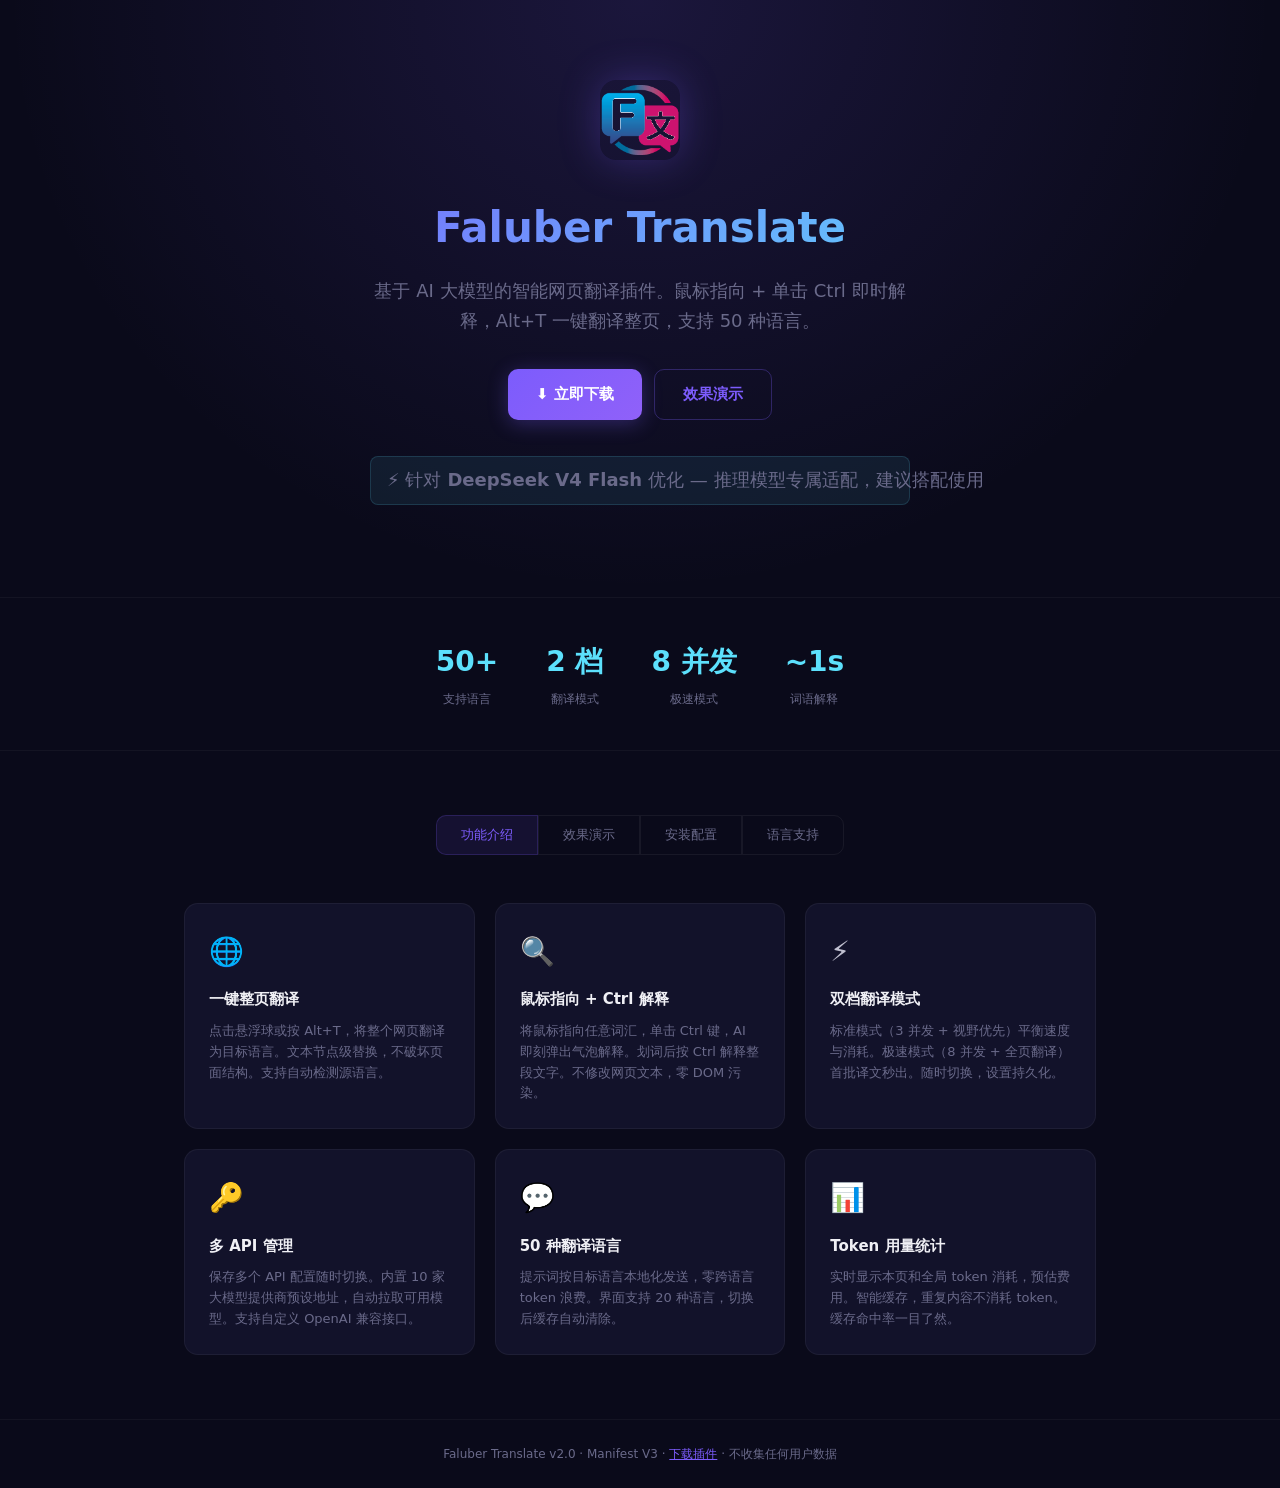
<file: website/index.html>
<!DOCTYPE html>
<html lang="zh-CN">
<head>
<meta charset="UTF-8">
<meta name="viewport" content="width=device-width, initial-scale=1.0">
<title>Faluber Translate — AI 智能网页翻译插件</title>
<style>
  *{margin:0;padding:0;box-sizing:border-box}
  :root{--purple:#7c5cfc;--cyan:#5ce0fc;--green:#4ade80;--red:#f87171;--bg:#0a0a1a;--card:#12122a;--text:#c0c0d0;--heading:#f0f0f5;--muted:#6a6a8a}
  body{font-family:system-ui,'PingFang SC','Microsoft YaHei',sans-serif;background:var(--bg);color:var(--text);line-height:1.7}
  .container{max-width:960px;margin:0 auto;padding:0 24px}

  /* Hero */
  .hero{padding:80px 0 60px;text-align:center;background:radial-gradient(ellipse at 50% 0%,rgba(124,92,252,0.15),transparent 70%)}
  .hero-logo{width:80px;height:80px;border-radius:16px;margin-bottom:24px;box-shadow:0 0 40px rgba(124,92,252,0.3)}
  .hero h1{font-size:42px;font-weight:800;background:linear-gradient(135deg,var(--purple),var(--cyan));-webkit-background-clip:text;-webkit-text-fill-color:transparent;margin-bottom:12px}
  .hero p{font-size:18px;color:var(--muted);max-width:540px;margin:0 auto 32px}
  .btn{display:inline-flex;align-items:center;gap:8px;padding:12px 28px;border-radius:10px;font-size:15px;font-weight:600;cursor:pointer;text-decoration:none;transition:all 0.2s}
  .btn-primary{background:linear-gradient(135deg,var(--purple),#9061f9);color:#fff;box-shadow:0 4px 20px rgba(124,92,252,0.3)}
  .btn-primary:hover{transform:translateY(-1px);box-shadow:0 6px 28px rgba(124,92,252,0.45)}
  .btn-outline{border:1px solid rgba(124,92,252,0.3);color:var(--purple);background:transparent}
  .btn-outline:hover{background:rgba(124,92,252,0.06)}
  .hero-actions{display:flex;gap:12px;justify-content:center;flex-wrap:wrap;margin-bottom:20px}
  .hero-badge{display:inline-flex;align-items:center;gap:6px;padding:8px 16px;border-radius:8px;background:rgba(92,224,252,0.08);border:1px solid rgba(92,224,252,0.15);color:var(--cyan);font-size:13px;font-weight:500;white-space:nowrap}

  /* Stats */
  .stats{display:flex;justify-content:center;gap:48px;padding:40px 0;border-top:1px solid rgba(255,255,255,0.04);border-bottom:1px solid rgba(255,255,255,0.04);margin-bottom:64px}
  .stat{text-align:center}
  .stat-num{font-size:28px;font-weight:700;color:var(--cyan)}
  .stat-label{font-size:12px;color:var(--muted);margin-top:4px}

  /* Tab Navigation */
  .tab-nav{display:flex;gap:0;justify-content:center;margin-bottom:48px;flex-wrap:wrap}
  .tab-btn{padding:10px 24px;border:1px solid rgba(255,255,255,0.06);background:transparent;color:var(--muted);cursor:pointer;font-size:13px;transition:all 0.2s;font-family:inherit}
  .tab-btn:first-child{border-radius:10px 0 0 10px}
  .tab-btn:last-child{border-radius:0 10px 10px 0}
  .tab-btn.active{background:rgba(124,92,252,0.1);color:var(--purple);border-color:rgba(124,92,252,0.2)}
  .tab-content{display:none}
  .tab-content.active{display:block}

  /* Sections */
  section{padding:0 0 64px}
  h2{font-size:28px;font-weight:700;color:var(--heading);margin-bottom:16px;text-align:center}
  .section-desc{color:var(--muted);max-width:600px;margin:0 auto 40px;text-align:center}

  /* Feature Grid */
  .features{display:grid;grid-template-columns:repeat(auto-fit,minmax(250px,1fr));gap:20px}
  .feature{background:var(--card);border:1px solid rgba(255,255,255,0.05);border-radius:14px;padding:24px;transition:border-color 0.2s}
  .feature:hover{border-color:rgba(124,92,252,0.2)}
  .feature-icon{font-size:28px;margin-bottom:12px}
  .feature h3{font-size:15px;font-weight:600;color:var(--heading);margin-bottom:8px}
  .feature p{font-size:13px;color:var(--muted);line-height:1.6}

  /* Browser Frame */
  .browser-frame{border-radius:12px;overflow:hidden;border:1px solid rgba(255,255,255,0.08);background:#14142a;box-shadow:0 16px 48px rgba(0,0,0,0.4);margin:0 auto;max-width:780px}
  .browser-bar{display:flex;align-items:center;gap:8px;padding:10px 14px;background:#1a1a36;border-bottom:1px solid rgba(255,255,255,0.05)}
  .browser-dot{width:10px;height:10px;border-radius:50%}
  .browser-dot.r{background:#f87171}.browser-dot.y{background:#facc15}.browser-dot.g{background:#4ade80}
  .browser-url{padding:4px 12px;border-radius:6px;background:rgba(255,255,255,0.04);font-size:11px;color:var(--muted);flex:1}
  .page-content{padding:24px;position:relative;overflow:hidden;min-height:160px}

  /* Popup Mockup */
  .popup-mock{width:320px;margin:0 auto;background:#0f0f1a;border:1px solid #2a2a48;border-radius:14px;overflow:hidden;box-shadow:0 16px 48px rgba(0,0,0,0.5)}
  .popup-header{display:flex;align-items:center;gap:10px;padding:14px 16px;border-bottom:1px solid rgba(255,255,255,0.04)}
  .popup-logo{width:28px;height:28px;border-radius:6px;background:linear-gradient(135deg,var(--purple),var(--cyan))}
  .popup-title{font-weight:700;background:linear-gradient(135deg,var(--purple),var(--cyan));-webkit-background-clip:text;-webkit-text-fill-color:transparent}
  .popup-section{padding:14px 16px;border-bottom:1px solid rgba(255,255,255,0.04)}
  .popup-label{font-size:10px;color:#606078;text-transform:uppercase;margin-bottom:4px}
  .popup-input{width:100%;padding:7px 10px;background:#12122a;border:1px solid #2a2a48;border-radius:8px;color:#f0f0f5;font-size:11px;font-family:monospace;outline:none}
  .popup-select{width:100%;padding:7px 10px;background:#12122a;border:1px solid #2a2a48;border-radius:8px;color:#f0f0f5;font-size:11px;appearance:none}
  .popup-btn{padding:6px 14px;border:none;border-radius:8px;font-weight:600;font-size:11px;cursor:pointer}
  .popup-btn.primary{background:rgba(124,92,252,0.12);color:var(--purple)}
  .popup-btn.success{background:rgba(74,222,128,0.12);color:var(--green)}
  .popup-footer{display:flex;justify-content:space-between;padding:10px 16px;font-size:10px;color:#606078}
  .popup-footer select{background:transparent;border:1px solid #2a2a48;border-radius:4px;color:#9090a8;font-size:10px;padding:2px 4px}
  .popup-footer kbd{background:#12122a;padding:1px 4px;border-radius:3px;border:1px solid #2a2a48;font-size:9px;color:#9090a8}

  /* Steps */
  .steps{display:flex;flex-direction:column;gap:20px;max-width:600px;margin:0 auto}
  .step{display:flex;gap:16px;align-items:flex-start;background:var(--card);border:1px solid rgba(255,255,255,0.05);border-radius:14px;padding:20px 24px}
  .step-num{width:36px;height:36px;border-radius:50%;background:rgba(124,92,252,0.12);color:var(--purple);display:grid;place-items:center;font-weight:700;font-size:15px;flex-shrink:0}
  .step h4{font-size:14px;color:var(--heading);margin-bottom:4px}
  .step p{font-size:13px;color:var(--muted)}

  /* Lang tags */
  .lang-grid{display:flex;flex-wrap:wrap;gap:6px;justify-content:center}
  .lang-tag{padding:3px 10px;border-radius:5px;background:rgba(255,255,255,0.03);font-size:12px;color:var(--muted)}

  /* Highlight */
  .hl{background:rgba(124,92,252,0.15);border-radius:2px;padding:0 1px}
  @keyframes highlight-pulse{0%,100%{background:rgba(124,92,252,0.15)}50%{background:rgba(124,92,252,0.3)}}
  .cursor-word{animation:highlight-pulse 1.5s ease-in-out infinite;border-radius:2px;padding:0 2px}

  footer{padding:24px 0;text-align:center;font-size:12px;color:var(--muted);border-top:1px solid rgba(255,255,255,0.04)}
  @media(max-width:640px){.hero h1{font-size:28px}.hero p{font-size:15px}.stats{gap:24px}.stat-num{font-size:22px}}
</style>
</head>
<body>

<header class="hero">
  <div class="container">
    <img src="../icons/logo.png" alt="Faluber Translate" class="hero-logo">
    <h1>Faluber Translate</h1>
    <p>基于 AI 大模型的智能网页翻译插件。鼠标指向 + 单击 Ctrl 即时解释，Alt+T 一键翻译整页，支持 50 种语言。</p>
    <div class="hero-actions">
      <a href="../faluber-translate.zip" class="btn btn-primary" download>⬇ 立即下载</a>
      <a href="javascript:document.getElementById('demo').scrollIntoView({behavior:'smooth'})" class="btn btn-outline">效果演示</a>
    </div>
    <p class="hero-badge" style="margin-top:16px">⚡ 针对 <strong>DeepSeek V4 Flash</strong> 优化 — 推理模型专属适配，建议搭配使用</p>
  </div>
</header>

<div class="stats">
  <div class="stat"><div class="stat-num">50+</div><div class="stat-label">支持语言</div></div>
  <div class="stat"><div class="stat-num">2 档</div><div class="stat-label">翻译模式</div></div>
  <div class="stat"><div class="stat-num">8 并发</div><div class="stat-label">极速模式</div></div>
  <div class="stat"><div class="stat-num">~1s</div><div class="stat-label">词语解释</div></div>
</div>

<!-- Navigation Tabs -->
<div class="tab-nav" style="text-align:center">
  <button class="tab-btn active" onclick="switchTab('features')">功能介绍</button>
  <button class="tab-btn" onclick="switchTab('demo')" id="demo">效果演示</button>
  <button class="tab-btn" onclick="switchTab('setup')">安装配置</button>
  <button class="tab-btn" onclick="switchTab('languages')">语言支持</button>
</div>

<script>
function switchTab(id){
  document.querySelectorAll('.tab-btn').forEach(b=>b.classList.remove('active'));
  document.querySelectorAll('.tab-content').forEach(c=>c.classList.remove('active'));
  document.getElementById(id).classList.add('active');
  document.querySelector(`.tab-btn[onclick*="${id}"]`).classList.add('active');
}
</script>

<!-- ====== FEATURES TAB ====== -->
<div class="tab-content active" id="features">
<section>
  <div class="container">
    <div class="features">
      <div class="feature">
        <div class="feature-icon">🌐</div>
        <h3>一键整页翻译</h3>
        <p>点击悬浮球或按 Alt+T，将整个网页翻译为目标语言。文本节点级替换，不破坏页面结构。支持自动检测源语言。</p>
      </div>
      <div class="feature">
        <div class="feature-icon">🔍</div>
        <h3>鼠标指向 + Ctrl 解释</h3>
        <p>将鼠标指向任意词汇，单击 Ctrl 键，AI 即刻弹出气泡解释。划词后按 Ctrl 解释整段文字。不修改网页文本，零 DOM 污染。</p>
      </div>
      <div class="feature">
        <div class="feature-icon">⚡</div>
        <h3>双档翻译模式</h3>
        <p>标准模式（3 并发 + 视野优先）平衡速度与消耗。极速模式（8 并发 + 全页翻译）首批译文秒出。随时切换，设置持久化。</p>
      </div>
      <div class="feature">
        <div class="feature-icon">🔑</div>
        <h3>多 API 管理</h3>
        <p>保存多个 API 配置随时切换。内置 10 家大模型提供商预设地址，自动拉取可用模型。支持自定义 OpenAI 兼容接口。</p>
      </div>
      <div class="feature">
        <div class="feature-icon">💬</div>
        <h3>50 种翻译语言</h3>
        <p>提示词按目标语言本地化发送，零跨语言 token 浪费。界面支持 20 种语言，切换后缓存自动清除。</p>
      </div>
      <div class="feature">
        <div class="feature-icon">📊</div>
        <h3>Token 用量统计</h3>
        <p>实时显示本页和全局 token 消耗，预估费用。智能缓存，重复内容不消耗 token。缓存命中率一目了然。</p>
      </div>
    </div>
  </div>
</section>
</div>

<!-- ====== DEMO TAB ====== -->
<div class="tab-content" id="demo">

<!-- Demo 1: Page Translation -->
<section>
  <h2>整页翻译 + 悬浮球</h2>
  <p class="section-desc">点击右下角悬浮球的「翻译」按钮，或按 Alt+T，整页文本瞬间翻译。</p>
  <div class="browser-frame">
    <div class="browser-bar"><div class="browser-dot r"></div><div class="browser-dot y"></div><div class="browser-dot g"></div><div class="browser-url">wikipedia.org — Artificial Intelligence</div></div>
    <div class="page-content">
      <h2 style="font-size:20px;color:var(--heading);margin-bottom:12px">Artificial Intelligence</h2>
      <p style="color:#9090a8;font-size:13px;margin-bottom:10px"><span class="hl">人工智能</span>（AI）是机器展示的智能。领先的 AI 教科书将这一领域定义为<span class="hl">"智能代理"</span>的研究：任何能够感知其环境并采取行动以最大化实现其目标机会的系统。</p>
      <p style="color:#9090a8;font-size:13px;margin-bottom:10px">AI 应用包括<span class="hl">高级网络搜索引擎</span>、<span class="hl">推荐系统</span>、<span class="hl">语音识别</span>（如 Siri）、<span class="hl">自动驾驶</span>、<span class="hl">生成式 AI</span>（如 ChatGPT），以及<span class="hl">战略游戏</span>中的超人类表现。</p>
      <h3 style="font-size:16px;color:#e0e0e0;margin:16px 0 8px">History</h3>
      <p style="color:#9090a8;font-size:13px"><span class="hl">人造生命</span>的概念早在古希腊神话中就已出现。这些故事预示了后来关于 AI 及其局限性的讨论。</p>

      <!-- Widget replica using actual styles -->
      <div style="position:absolute;bottom:12px;right:12px;width:260px;font-family:system-ui;user-select:none;pointer-events:none">
        <div style="pointer-events:auto;position:relative;display:flex;flex-direction:column;align-items:stretch;width:260px;gap:6px">
          <div style="border-radius:18px;overflow:hidden;display:flex;flex-direction:column;background:rgba(15,15,26,0.94);backdrop-filter:blur(16px);border:1px solid rgba(255,255,255,0.08);box-shadow:inset 0 1px 0 rgba(255,255,255,0.04),0 8px 32px rgba(0,0,0,0.45),0 2px 6px rgba(0,0,0,0.35)">
            <div style="display:flex;align-items:center;justify-content:space-between;padding:10px 13px;min-height:48px">
              <div style="display:flex;align-items:center;gap:8px"><span style="font-size:11px;color:#7a7a8e;font-weight:500">自动</span><span style="width:32px;height:18px;border-radius:99px;background:#7c5cfc;position:relative;display:inline-block"><span style="position:absolute;top:2.5px;right:2.5px;width:13px;height:13px;border-radius:50%;background:#fff;display:block"></span></span></div>
              <div style="display:flex;align-items:center;gap:3px"><span style="height:26px;padding:0 14px;border-radius:13px;background:rgba(74,222,128,0.1);color:#4ade80;border:1px solid rgba(74,222,128,0.2);font-size:11px;font-weight:600;display:flex;align-items:center">已翻译</span><span style="color:#7a7a8e;font-size:18px">▾</span></div>
            </div>
            <div style="padding:4px 13px 5px;background:rgba(0,0,0,0.12);display:flex;justify-content:space-between;align-items:center;font-size:10px;color:#7a7a8e">
              <span>本页 token 消耗 <span style="color:#7c5cfc;font-weight:600">2.5K</span></span>
              <span style="color:#4ade80">缓存命中率 42%</span>
            </div>
          </div>
        </div>
      </div>
    </div>
  </div>
</section>

<!-- Demo 2: Ctrl Explain -->
<section>
  <h2>鼠标指向 + Ctrl 解释</h2>
  <p class="section-desc">将鼠标悬停在任意词汇上，单击 Ctrl 键，AI 即刻弹出气泡解释。不修改网页文本。</p>
  <div class="browser-frame">
    <div class="browser-bar"><div class="browser-dot r"></div><div class="browser-dot y"></div><div class="browser-dot g"></div><div class="browser-url">github.com — Trending</div></div>
    <div class="page-content" style="position:relative">
      <h3 style="font-size:16px;color:#e0e0e0;margin-bottom:12px">Trending today</h3>
      <p style="margin-bottom:6px;font-size:14px"><a href="#" style="color:#7c5cfc">usestrix</a> / <span class="cursor-word">strix</span></p>
      <p style="font-size:11px;color:#9090a8;margin-bottom:14px">An agentic skills framework & software development methodology.</p>
      <p style="margin-bottom:6px;font-size:14px"><a href="#" style="color:#7c5cfc">actions</a> / <span class="cursor-word">checkout</span></p>
      <p style="font-size:11px;color:#9090a8;margin-bottom:14px">Action for checking out a repo</p>
      <p style="margin-bottom:6px;font-size:14px"><a href="#" style="color:#7c5cfc">affaan-m</a> / <span class="cursor-word">ECC</span></p>
      <p style="font-size:11px;color:#9090a8">The agent harness performance optimization system.</p>

      <div style="position:absolute;top:4px;right:20px;max-width:280px;background:rgba(18,16,36,0.96);backdrop-filter:blur(16px);border:1px solid rgba(124,92,252,0.22);border-radius:12px;padding:10px 13px;font-size:12px;line-height:1.6;color:#c0c0d0;box-shadow:0 8px 32px rgba(0,0,0,0.5);z-index:10;font-family:system-ui">
        <div style="display:flex;justify-content:space-between;align-items:center;margin-bottom:5px"><span style="font-weight:600;color:#9061f9;font-size:13px">strix</span><span style="color:#7a7a8e;cursor:pointer;font-size:13px">✕</span></div>
        <div style="font-size:11px">Strix 是拉丁语"猫头鹰"，也是华硕旗下高端电竞品牌 ROG Strix 系列的名称。GitHub 上常被用作项目名或组织名。</div>
        <div style="position:absolute;top:-6px;left:40px;width:0;height:0;border-left:6px solid transparent;border-right:6px solid transparent;border-bottom:6px solid rgba(124,92,252,0.22)"></div>
      </div>
    </div>
  </div>
</section>

<!-- Demo 3: Select + Ctrl -->
<section>
  <h2>划词解释</h2>
  <p class="section-desc">用鼠标选中文字后按 Ctrl，直接解释选中内容。AI 结合网页上下文给出更精准的回答。</p>
  <div class="browser-frame">
    <div class="browser-bar"><div class="browser-dot r"></div><div class="browser-dot y"></div><div class="browser-dot g"></div><div class="browser-url">amazon.com — Product Details</div></div>
    <div class="page-content" style="position:relative">
      <h3 style="font-size:16px;color:#e0e0e0;margin-bottom:8px">Glorious Gaming Wooden Wrist Rest</h3>
      <p style="color:#9090a8;font-size:12px;margin-bottom:10px">Brand: <span style="background:rgba(124,92,252,0.25);padding:0 3px;border-radius:2px">Glorious Gaming</span></p>
      <p style="font-size:13px;color:#9090a8">Ergonomic keyboard wrist rest made from high-quality wood. Designed to provide optimal comfort during long gaming sessions.</p>
      <div style="position:absolute;top:16px;right:30px;max-width:280px;background:rgba(18,16,36,0.96);backdrop-filter:blur(16px);border:1px solid rgba(124,92,252,0.22);border-radius:12px;padding:10px 13px;font-size:12px;line-height:1.6;color:#c0c0d0;box-shadow:0 8px 32px rgba(0,0,0,0.5);z-index:10;font-family:system-ui">
        <div style="display:flex;justify-content:space-between;align-items:center;margin-bottom:5px"><span style="font-weight:600;color:#9061f9;font-size:13px">Glorious Gaming</span><span style="color:#7a7a8e">✕</span></div>
        <div style="font-size:11px">美国游戏外设品牌（2014年成立），以高性价比著称。最知名产品包括轻量化鼠标（Model O 系列）和木制腕托。在电竞社区广受欢迎。</div>
      </div>
    </div>
  </div>
</section>

<!-- Demo 4: Detail Panel -->
<section>
  <h2>翻译模式切换</h2>
  <p class="section-desc">展开悬浮球详情面板，随时在标准模式和极速模式之间切换，也支持切换源/目标语言。</p>
  <div class="browser-frame">
    <div class="browser-bar"><div class="browser-dot r"></div><div class="browser-dot y"></div><div class="browser-dot g"></div><div class="browser-url">详情面板展开状态</div></div>
    <div class="page-content" style="display:flex;justify-content:center;padding:30px">
      <div style="width:260px;background:rgba(15,15,26,0.96);border:1px solid rgba(255,255,255,0.08);border-radius:18px;padding:14px;font-size:11px;box-shadow:0 8px 32px rgba(0,0,0,0.5);font-family:system-ui">
        <div style="display:flex;justify-content:space-between;margin-bottom:12px;align-items:center">
          <span style="font-weight:600;color:#e0e0e0;font-size:12px">翻译设置</span>
          <span style="background:rgba(248,113,133,0.1);color:#f87171;border-radius:6px;padding:3px 8px;font-size:10px">清除缓存</span>
        </div>
        <div style="margin-bottom:8px"><div style="font-size:10px;color:#7a7a8e;margin-bottom:3px">Language</div><div style="background:rgba(255,255,255,0.06);border:1px solid rgba(255,255,255,0.1);border-radius:6px;padding:4px 6px;color:#c0c0d0;font-size:11px">🇨🇳 简体中文 ▾</div></div>
        <div style="display:flex;gap:6px;margin-bottom:12px">
          <div style="flex:1"><div style="font-size:10px;color:#7a7a8e;margin-bottom:3px">源语种</div><div style="background:rgba(255,255,255,0.06);border:1px solid rgba(255,255,255,0.1);border-radius:6px;padding:4px 6px;color:#c0c0d0;font-size:11px">自动检测 ▾</div></div>
          <div style="flex:1"><div style="font-size:10px;color:#7a7a8e;margin-bottom:3px">目标语种</div><div style="background:rgba(255,255,255,0.06);border:1px solid rgba(255,255,255,0.1);border-radius:6px;padding:4px 6px;color:#c0c0d0;font-size:11px">简体中文 ▾</div></div>
        </div>
        <div style="margin-bottom:12px">
          <div style="font-size:10px;color:#7a7a8e;margin-bottom:3px">翻译模式</div>
          <div style="position:relative">
            <div style="display:flex;align-items:center;justify-content:space-between;background:rgba(255,255,255,0.06);border:1px solid rgba(255,255,255,0.1);border-radius:6px;padding:4px 6px;color:#c0c0d0;font-size:11px">⚡ 标准模式 <span style="opacity:0.5">▾</span></div>
            <div style="position:absolute;top:100%;left:0;right:0;margin-top:2px;background:#141428;border:1px solid rgba(255,255,255,0.1);border-radius:6px;overflow:hidden;z-index:10">
              <div style="padding:6px 8px;font-size:11px;color:#9061f9;font-weight:600;background:rgba(124,92,252,0.08)">⚡ 标准模式</div>
              <div style="padding:6px 8px;font-size:11px;color:#c0c0d0">🚀 极速模式</div>
            </div>
          </div>
        </div>
        <div style="height:1px;background:rgba(255,255,255,0.06);margin-bottom:12px"></div>
        <div style="font-size:10px;color:#7a7a8e;margin-bottom:8px">历史 token 用量</div>
        <div style="display:grid;grid-template-columns:1fr auto;gap:4px 20px;font-size:10px">
          <span style="color:#7a7a8e">输入</span><span style="color:#e0e0e0;text-align:right">12.5K</span>
          <span style="color:#7a7a8e">输出</span><span style="color:#e0e0e0;text-align:right">3.2K</span>
          <span style="color:#7a7a8e">总计</span><span style="color:#e0e0e0;text-align:right">15.7K</span>
          <span style="color:#7a7a8e">预估费用</span><span style="color:#e0e0e0;text-align:right">¥0.0189</span>
          <span style="color:#7a7a8e">缓存条目</span><span style="color:#e0e0e0;text-align:right">142</span>
        </div>
      </div>
    </div>
  </div>
</section>

</div>

<!-- ====== SETUP TAB ====== -->
<div class="tab-content" id="setup">
<section>
  <h2>三步开始使用</h2>
  <div class="steps">
    <div class="step">
      <div class="step-num">1</div>
      <div><h4>下载并安装插件</h4><p>下载 zip 包解压，打开 chrome://extensions，开启开发者模式，加载已解压的扩展程序。</p></div>
    </div>
    <div class="step">
      <div class="step-num">2</div>
      <div><h4>配置 API</h4><p>点击浏览器工具栏插件图标，选择大模型提供商（推荐 DeepSeek），填入 API Key，测试连接。</p></div>
    </div>
    <div class="step">
      <div class="step-num">3</div>
      <div><h4>开始翻译</h4><p>打开任意网页，点击右下角悬浮球翻译整页。鼠标指向任意词汇 + 单击 Ctrl，即刻弹出解释气泡。</p></div>
    </div>
  </div>
</section>

<section>
  <h2>API 设置面板</h2>
  <p class="section-desc">管理多个 API 配置、切换提供商、自动拉取可用模型。</p>
  <div class="popup-mock">
    <div class="popup-header">
      <div class="popup-logo"></div>
      <span class="popup-title">Faluber Translate</span>
    </div>
    <div class="popup-section">
      <div class="popup-label">API 设置</div>
      <div style="display:flex;gap:4px;margin-bottom:8px">
        <select class="popup-select" style="flex:1"><option>Default</option></select>
        <button class="popup-btn primary" style="padding:4px 8px">＋</button>
      </div>
      <div class="popup-label" style="margin-top:6px">名称</div>
      <input class="popup-input" value="My DeepSeek" style="margin-bottom:6px">
      <div class="popup-label">提供商</div>
      <select class="popup-select" style="margin-bottom:6px"><option>DeepSeek</option></select>
      <div class="popup-label">API Key</div>
      <input class="popup-input" type="password" value="sk-••••••••••••••••••" style="margin-bottom:6px">
      <div class="popup-label">API 地址</div>
      <input class="popup-input" value="https://api.deepseek.com/v1" style="margin-bottom:6px">
      <div class="popup-label">模型</div>
      <div style="display:flex;gap:4px"><select class="popup-select" style="flex:1"><option>deepseek-chat</option><option>deepseek-reasoner</option></select><button class="popup-btn primary" style="padding:4px 8px">🔄</button></div>
      <div style="display:flex;gap:8px;margin-top:10px">
        <button class="popup-btn primary">测试连接</button>
        <button class="popup-btn success">💾 保存</button>
        <span style="font-size:10px;color:#4ade80">✅ 连接成功</span>
      </div>
    </div>
    <div class="popup-footer">
      <span>快捷键 <kbd>Alt+T</kbd></span>
      <span>🌐 <select style="background:transparent;border:1px solid #2a2a48;border-radius:4px;color:#9090a8;font-size:10px;padding:2px 4px"><option>简体中文</option></select></span>
    </div>
  </div>
</section>

<section>
  <h2>兼容主流大模型 API</h2>
  <p class="section-desc">OpenAI 兼容格式均可使用，内置 10 家提供商预设，也支持自定义接口。</p>
  <div class="features">
    <div class="feature"><h3>DeepSeek</h3><p>⭐ 推荐 — V4 Flash 优化适配</p></div>
    <div class="feature"><h3>OpenAI</h3><p>GPT-4o / GPT-4 Turbo</p></div>
    <div class="feature"><h3>Groq</h3><p>超低延迟推理</p></div>
    <div class="feature"><h3>Together AI</h3><p>开源模型托管</p></div>
    <div class="feature"><h3>OpenRouter</h3><p>统一 API 网关</p></div>
    <div class="feature"><h3>硅基流动</h3><p>国产模型首选</p></div>
    <div class="feature"><h3>月之暗面</h3><p>Moonshot 系列</p></div>
    <div class="feature"><h3>智谱 AI</h3><p>GLM-4 系列</p></div>
    <div class="feature"><h3>阿里百炼</h3><p>通义千问系列</p></div>
    <div class="feature"><h3>自定义</h3><p>任意 OpenAI 兼容 API</p></div>
  </div>
</section>
</div>

<!-- ====== LANGUAGES TAB ====== -->
<div class="tab-content" id="languages">
<section>
  <h2>50 种目标语言</h2>
  <p class="section-desc">提示词按目标语言本地化发送，零跨语言 token 浪费。</p>
  <div class="lang-grid">
    <span class="lang-tag">简体中文</span><span class="lang-tag">繁體中文</span><span class="lang-tag">English</span><span class="lang-tag">日本語</span><span class="lang-tag">한국어</span><span class="lang-tag">Français</span><span class="lang-tag">Deutsch</span><span class="lang-tag">Español</span><span class="lang-tag">Português</span><span class="lang-tag">Русский</span><span class="lang-tag">العربية</span><span class="lang-tag">हिन्दी</span><span class="lang-tag">ไทย</span><span class="lang-tag">Tiếng Việt</span><span class="lang-tag">Italiano</span><span class="lang-tag">Nederlands</span><span class="lang-tag">Polski</span><span class="lang-tag">Türkçe</span><span class="lang-tag">Indonesia</span><span class="lang-tag">Svenska</span><span class="lang-tag">Dansk</span><span class="lang-tag">Suomi</span><span class="lang-tag">Norsk</span><span class="lang-tag">Čeština</span><span class="lang-tag">Română</span><span class="lang-tag">Magyar</span><span class="lang-tag">Ελληνικά</span><span class="lang-tag">עברית</span><span class="lang-tag">Українська</span><span class="lang-tag">Melayu</span><span class="lang-tag">Filipino</span><span class="lang-tag">বাংলা</span><span class="lang-tag">اردو</span><span class="lang-tag">فارسی</span><span class="lang-tag">Kiswahili</span><span class="lang-tag">தமிழ்</span><span class="lang-tag">తెలుగు</span><span class="lang-tag">मराठी</span><span class="lang-tag">ગુજરાતી</span><span class="lang-tag">ಕನ್ನಡ</span><span class="lang-tag">മലയാളം</span><span class="lang-tag">ਪੰਜਾਬੀ</span><span class="lang-tag">Български</span><span class="lang-tag">Slovenčina</span><span class="lang-tag">Lietuvių</span><span class="lang-tag">Latviešu</span><span class="lang-tag">Eesti</span><span class="lang-tag">Slovenščina</span><span class="lang-tag">Hrvatski</span><span class="lang-tag">Српски</span>
  </div>
</section>

<section>
  <h2>翻译模式对比</h2>
  <p class="section-desc">在悬浮球详情面板中随时切换，设置持久化保存。</p>
  <div class="container" style="max-width:600px">
    <table style="width:100%;border-collapse:collapse;font-size:13px">
      <tr><th style="text-align:left;padding:10px 14px;background:rgba(124,92,252,0.08);color:var(--purple);border-radius:6px 6px 0 0">参数</th><th style="text-align:left;padding:10px 14px;background:rgba(124,92,252,0.08);color:var(--purple);border-radius:6px 6px 0 0">标准模式</th><th style="text-align:left;padding:10px 14px;background:rgba(124,92,252,0.08);color:var(--green);border-radius:6px 6px 0 0">极速模式</th></tr>
      <tr><td style="padding:10px 14px;border-bottom:1px solid rgba(255,255,255,0.04)">并发数</td><td style="padding:10px 14px;border-bottom:1px solid rgba(255,255,255,0.04)">3</td><td style="padding:10px 14px;border-bottom:1px solid rgba(255,255,255,0.04);color:var(--green)">8</td></tr>
      <tr><td style="padding:10px 14px;border-bottom:1px solid rgba(255,255,255,0.04)">翻译范围</td><td style="padding:10px 14px;border-bottom:1px solid rgba(255,255,255,0.04)">视口优先</td><td style="padding:10px 14px;border-bottom:1px solid rgba(255,255,255,0.04);color:var(--green)">全页翻译</td></tr>
      <tr><td style="padding:10px 14px;border-bottom:1px solid rgba(255,255,255,0.04)">滚动翻译</td><td style="padding:10px 14px;border-bottom:1px solid rgba(255,255,255,0.04)">✅</td><td style="padding:10px 14px;border-bottom:1px solid rgba(255,255,255,0.04);color:var(--green)">—（已全页）</td></tr>
      <tr><td style="padding:10px 14px;border-bottom:1px solid rgba(255,255,255,0.04)">动态内容</td><td style="padding:10px 14px;border-bottom:1px solid rgba(255,255,255,0.04)">✅</td><td style="padding:10px 14px;border-bottom:1px solid rgba(255,255,255,0.04);color:var(--green)">✅</td></tr>
    </table>
  </div>
</section>
</div>

<footer>
  <div class="container">
    <p>Faluber Translate v2.0 · Manifest V3 · <a href="../faluber-translate.zip" style="color:var(--purple)" download>下载插件</a> · 不收集任何用户数据</p>
  </div>
</footer>

</body>
</html>
</file>
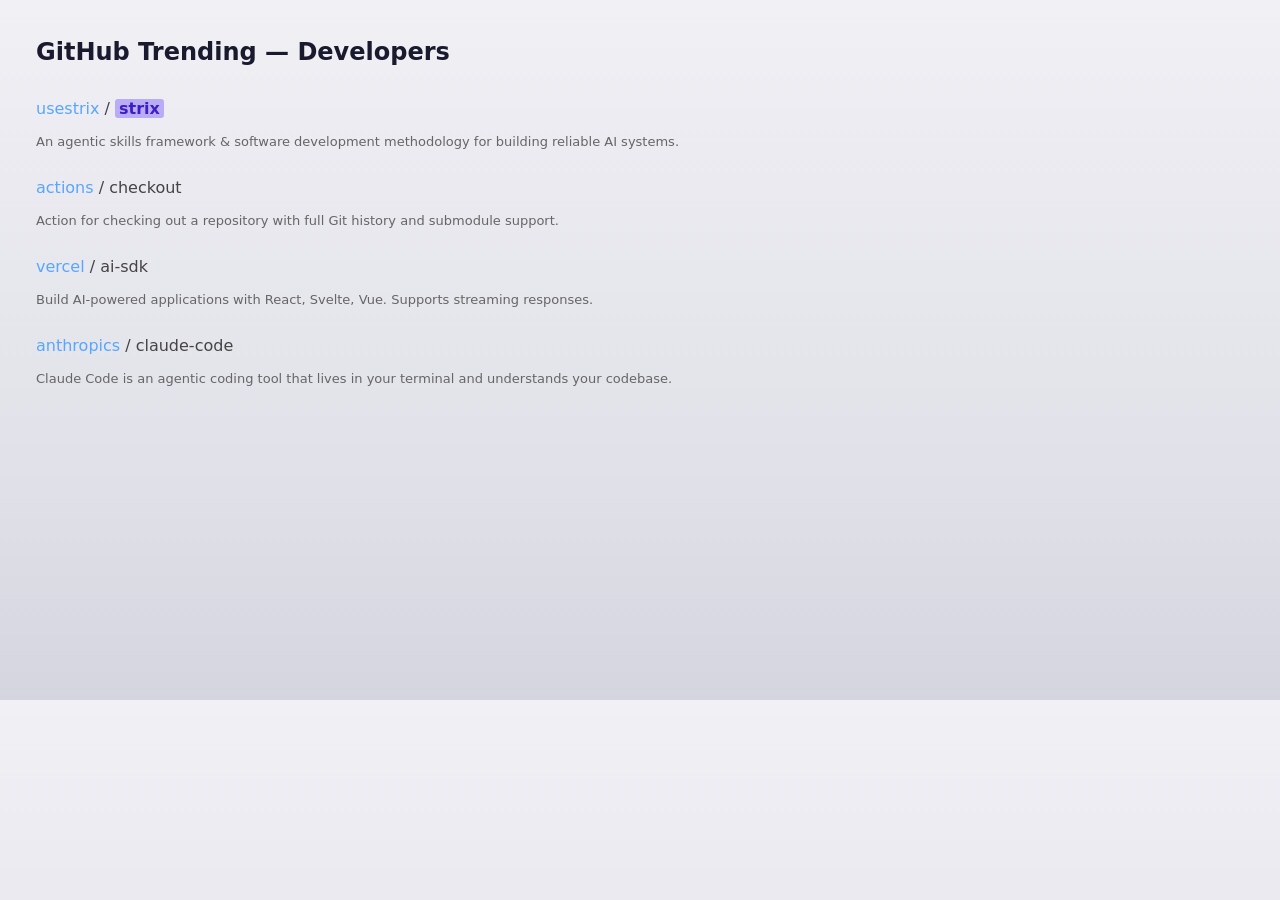
<file: assets/demo-explain.html>
<!DOCTYPE html><html lang="zh-CN"><head><meta charset="UTF-8"><style>
*{margin:0;padding:0;box-sizing:border-box}
body{font-family:system-ui,'PingFang SC','Microsoft YaHei',sans-serif;background:linear-gradient(180deg,#f0f0f5 0%,#e0e0e8 70%,#d5d5e0 100%);color:#333;line-height:1.9;padding:30px 36px;margin:0;width:1560px;min-height:700px;overflow:hidden}
.page{max-width:860px}
.page h1{color:#1a1a2e;font-size:24px;margin-bottom:18px}
.page p{font-size:16px;margin-bottom:14px;color:#444}
.hl{background:rgba(124,92,252,0.3);padding:0 4px;border-radius:3px;color:#5a3fcf;font-weight:600;transition:all 0.4s}
.ctrl-indicator{position:fixed;top:50%;left:50%;transform:translate(-50%,-50%);background:rgba(0,0,0,0.82);color:#fff;font-size:18px;font-weight:600;padding:10px 28px;border-radius:10px;z-index:9999;pointer-events:none;opacity:0;transition:opacity 0.2s;letter-spacing:1px}
.ctrl-indicator.show{opacity:1}
.bubble{position:fixed;top:140px;right:50px;max-width:340px;background:rgba(18,16,36,0.97);border:1px solid rgba(124,92,252,0.28);border-radius:14px;padding:14px 16px;font-size:13px;line-height:1.7;color:#c0c0d0;box-shadow:0 8px 36px rgba(0,0,0,0.5),0 0 24px rgba(124,92,252,0.1);opacity:0;transform:translateY(8px);transition:opacity 0.3s,transform 0.3s}
.bubble.show{opacity:1;transform:translateY(0)}
.bubble-header{display:flex;justify-content:space-between;align-items:center;margin-bottom:8px}
.bubble-header b{color:#9061f9;font-size:15px}
.bubble-header span{color:#7a7a8e;font-size:15px;cursor:default}
.bubble-body{font-size:12px;line-height:1.7}
.cursor{position:fixed;pointer-events:none;z-index:9998;transition:all 0.3s}
.cursor svg{width:24px;height:24px;fill:#333}
</style></head><body>

<div class="page">
  <h1>GitHub Trending — Developers</h1>
  <p style="margin-bottom:6px;font-size:16px"><span style="color:#58a6ff;text-decoration:none">usestrix</span> / <span class="hl" id="target-word">strix</span></p>
  <p style="font-size:13px;color:#666;margin-bottom:18px">An agentic skills framework &amp; software development methodology for building reliable AI systems.</p>

  <p style="margin-bottom:6px;font-size:16px"><span style="color:#58a6ff">actions</span> / checkout</p>
  <p style="font-size:13px;color:#666;margin-bottom:18px">Action for checking out a repository with full Git history and submodule support.</p>

  <p style="margin-bottom:6px;font-size:16px"><span style="color:#58a6ff">vercel</span> / ai-sdk</p>
  <p style="font-size:13px;color:#666;margin-bottom:18px">Build AI-powered applications with React, Svelte, Vue. Supports streaming responses.</p>

  <p style="margin-bottom:6px;font-size:16px"><span style="color:#58a6ff">anthropics</span> / claude-code</p>
  <p style="font-size:13px;color:#666">Claude Code is an agentic coding tool that lives in your terminal and understands your codebase.</p>
</div>

<div class="ctrl-indicator" id="ctrl-hint">Ctrl</div>

<div class="bubble" id="bubble">
  <div class="bubble-header">
    <b>💬 strix</b>
    <span>✕</span>
  </div>
  <div class="bubble-body">
    <b>Strix</b> 源自拉丁语"strix"，意为<b>猫头鹰</b>。在科技领域，它是华硕旗下高端电竞品牌 <b>ROG Strix</b> 的名称。GitHub 上常被用作项目代号，寓意"敏锐"和"精准"。该词在游戏和开发者社区中具有较高的识别度。
  </div>
</div>

<script>
const ctrl = document.getElementById('ctrl-hint');
const bubble = document.getElementById('bubble');
const word = document.getElementById('target-word');

let step = 0;
async function runDemo() {
  // Step 1: Show word highlighted
  await new Promise(r => setTimeout(r, 1000));
  word.style.background = 'rgba(124,92,252,0.45)';
  word.style.color = '#3d1fc4';

  // Step 2: Show Ctrl indicator
  await new Promise(r => setTimeout(r, 600));
  ctrl.classList.add('show');

  // Step 3: Hide Ctrl, show bubble
  await new Promise(r => setTimeout(r, 500));
  ctrl.classList.remove('show');
  bubble.classList.add('show');

  // Step 4: Wait with bubble visible
  await new Promise(r => setTimeout(r, 3000));

  // Step 5: Loop back
  bubble.classList.remove('show');
  word.style.background = 'rgba(124,92,252,0.3)';
  word.style.color = '#5a3fcf';
  await new Promise(r => setTimeout(r, 500));
  runDemo();
}
runDemo();
</script></body></html>
</file>
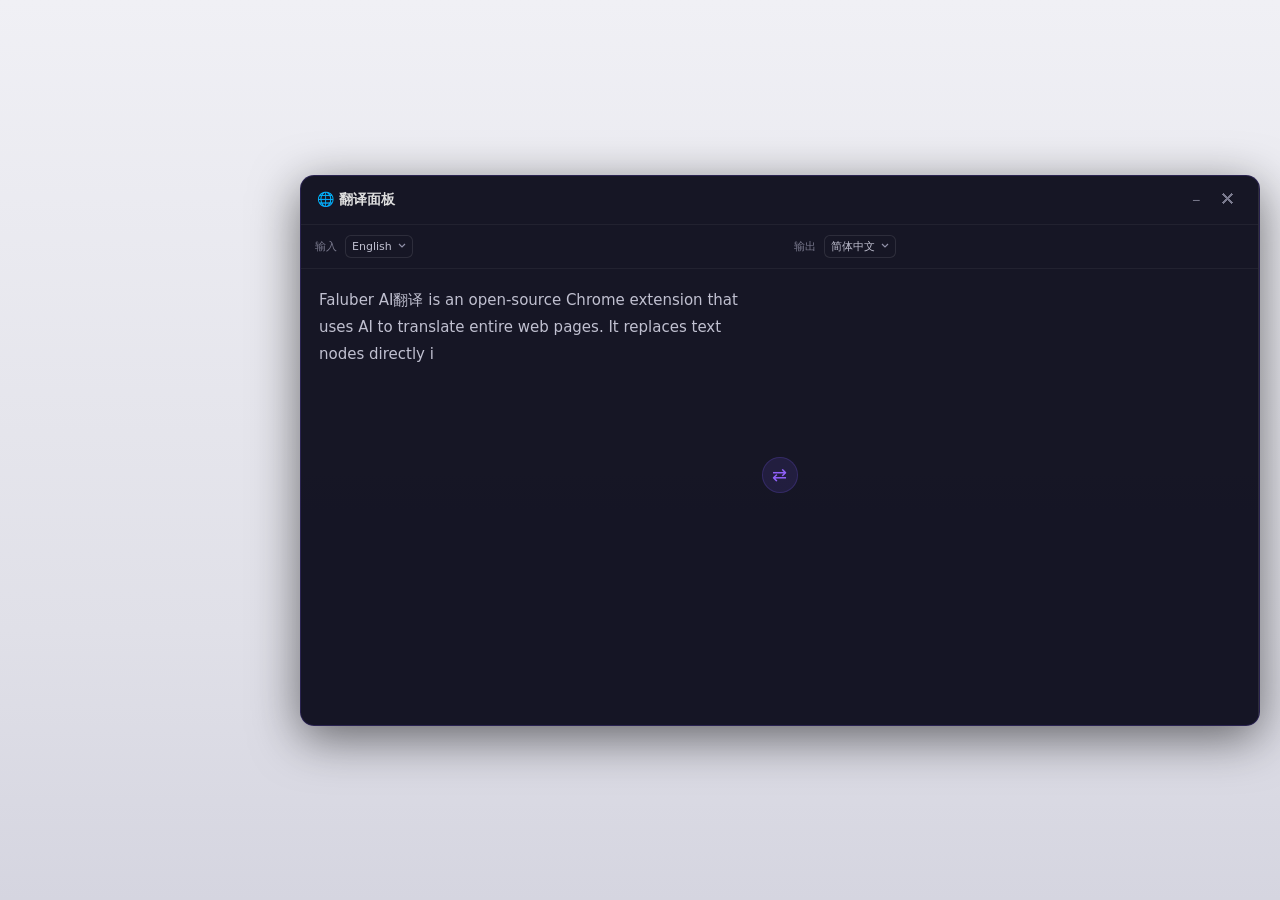
<file: assets/demo-panel.html>
<!DOCTYPE html><html lang="zh-CN"><head><meta charset="UTF-8"><style>
*{margin:0;padding:0;box-sizing:border-box}
body{font-family:system-ui,'PingFang SC','Microsoft YaHei',sans-serif;background:linear-gradient(180deg,#f0f0f5 0%,#e0e0e8 70%,#d5d5e0 100%);display:flex;justify-content:center;align-items:center;min-height:100vh;width:1560px;overflow:hidden}
.panel{display:flex;gap:0;background:rgba(15,15,30,0.97);border:1px solid rgba(124,92,252,0.2);border-radius:14px;overflow:hidden;box-shadow:0 12px 48px rgba(0,0,0,0.55);width:960px}
.col{flex:1;display:flex;flex-direction:column;min-height:500px}
.col:first-child{border-right:1px solid rgba(255,255,255,0.1)}
.col-head{display:flex;align-items:center;padding:10px 14px;gap:8px;border-bottom:1px solid rgba(255,255,255,0.05)}
.col-head span{font-size:11px;color:#7a7a8e;flex-shrink:0}
.col-head select{background:transparent;border:1px solid rgba(255,255,255,0.1);border-radius:6px;color:#c0c0d0;font-size:11px;padding:4px 20px 4px 6px;outline:none;cursor:pointer;font-family:inherit;appearance:none;-webkit-appearance:none;background-image:url("data:image/svg+xml,%3Csvg xmlns='http://www.w3.org/2000/svg' width='8' height='8' viewBox='0 0 8 8'%3E%3Cpath d='M1 2l3 3 3-3' stroke='%239090a8' stroke-width='1.2' fill='none'/%3E%3C/svg%3E");background-repeat:no-repeat;background-position:right 6px center}
.swap{display:flex;align-items:center;justify-content:center;width:36px;height:36px;border-radius:50%;background:rgba(124,92,252,0.12);border:1px solid rgba(124,92,252,0.2);color:#9061f9;cursor:pointer;font-size:18px;flex-shrink:0;margin:0 -18px;z-index:2;align-self:center}
.col textarea{flex:1;padding:18px;font-size:15px;font-family:inherit;color:#c0c0d0;background:transparent;border:none;outline:none;resize:none;line-height:1.8;min-height:420px}
.col textarea::placeholder{color:rgba(255,255,255,0.15)}
.col-out textarea{color:#4ade80}
.panel-head{display:flex;justify-content:space-between;align-items:center;padding:10px 16px;border-bottom:1px solid rgba(255,255,255,0.05);cursor:move}
.panel-title{font-size:14px;font-weight:600;color:#e0e0e0;display:flex;align-items:center;gap:8px}
.panel-actions{display:flex;gap:4px}
.panel-btn{width:28px;height:28px;display:grid;place-items:center;background:transparent;border:none;color:#7a7a8e;cursor:pointer;border-radius:6px;font-size:14px}
</style></head><body>

<div class="panel" id="panel">
  <div class="col" style="flex:1">
    <div class="panel-head">
      <span class="panel-title">🌐 翻译面板</span>
      <div class="panel-actions">
        <button class="panel-btn">−</button>
        <button class="panel-btn" style="font-size:16px">✕</button>
      </div>
    </div>
    <div style="display:flex">
      <div class="col" style="border-right:none">
        <div class="col-head"><span>输入</span><select><option>English</option></select></div>
        <textarea id="input" placeholder="输入要翻译的文字..." readonly></textarea>
      </div>
      <div class="swap">⇄</div>
      <div class="col col-out" style="border-right:none">
        <div class="col-head"><span>输出</span><select><option>简体中文</option></select></div>
        <textarea id="output" readonly></textarea>
      </div>
    </div>
  </div>
</div>

<script>
const input = document.getElementById('input');
const output = document.getElementById('output');

const sourceText = `Faluber AI翻译 is an open-source Chrome extension that uses AI to translate entire web pages. It replaces text nodes directly in the DOM — no iframes, no overlays. Just clean, native-feeling translation.

The extension supports 50 target languages and 10 built-in API providers. Its unique Ctrl+Explain feature lets you hover over any word and tap Ctrl for an AI explanation. Press Alt+Q to open the floating translation panel for side-by-side input and output.

All processing stays on your device — your API key is stored locally. No third-party servers involved. MIT open source.`;

const targetText = `Faluber AI翻译 是一款开源的 Chrome 浏览器扩展，使用 AI 翻译整个网页。它直接在 DOM 中替换文本节点——无需 iframe，无需浮层，只有纯净、原生的翻译体验。

该扩展支持 50 种目标语言和 10 家内置 API 提供商。其独特的 Ctrl+解释功能让你鼠标指向任意词汇并单击 Ctrl 即可弹出 AI 解释。按 Alt+Q 打开浮动翻译面板，实现左右布局的输入与输出。

所有处理都在你设备上完成——API Key 仅存储在本地。不经过第三方服务器。MIT 开源。`;

async function runDemo() {
  // Type source text character by character
  input.value = '';
  output.value = '';
  for (let i = 0; i < sourceText.length; i++) {
    input.value += sourceText[i];
    if (i % 3 === 0) input.scrollTop = input.scrollHeight;
    await new Promise(r => setTimeout(r, 8));
  }

  await new Promise(r => setTimeout(r, 500));

  // Show translation appearing
  for (let i = 0; i < targetText.length; i++) {
    output.value += targetText[i];
    if (i % 3 === 0) output.scrollTop = output.scrollHeight;
    await new Promise(r => setTimeout(r, 12));
  }

  await new Promise(r => setTimeout(r, 2500));

  // Clear and loop
  input.value = '';
  output.value = '';
  await new Promise(r => setTimeout(r, 500));
  runDemo();
}
runDemo();
</script></body></html>
</file>
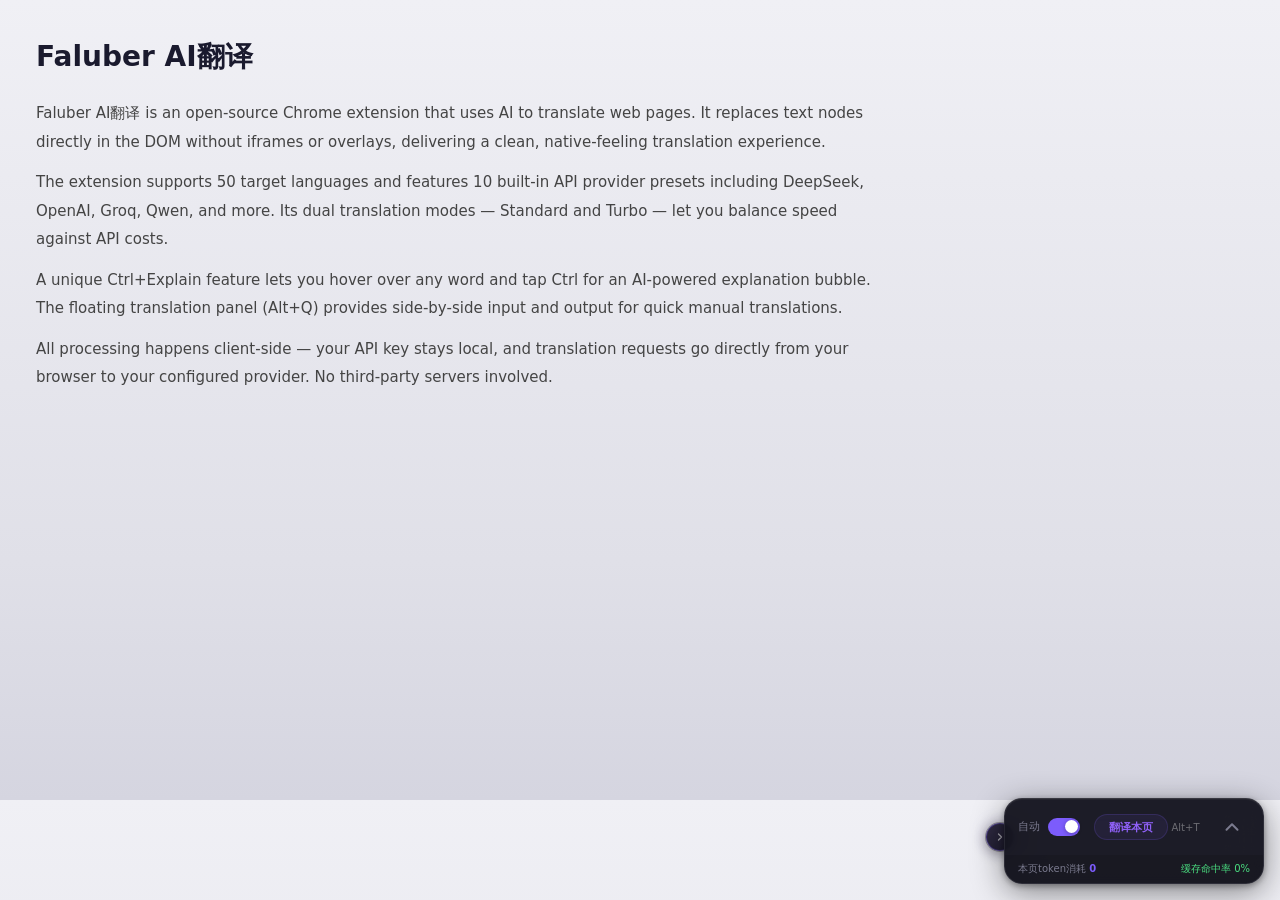
<file: assets/demo-translate.html>
<!DOCTYPE html><html lang="zh-CN"><head><meta charset="UTF-8"><style>
*{margin:0;padding:0;box-sizing:border-box}
body{font-family:system-ui,'PingFang SC','Microsoft YaHei',sans-serif;background:linear-gradient(180deg,#f0f0f5 0%,#e0e0e8 70%,#d5d5e0 100%);color:#333;line-height:1.9;padding:30px 36px;margin:0;width:1560px;min-height:800px}
.page{max-width:860px}
.page h1{color:#1a1a2e;font-size:28px;margin-bottom:16px}
.page p{font-size:15px;margin-bottom:12px;color:#444;transition:all 0.4s}
mark{background:rgba(124,92,252,0.22);color:#5a3fcf;padding:0 3px;border-radius:2px;font-weight:500}

/* Real widget CSS (from content.js) — same as demo.html */
:root{--lf-purple:#7c5cfc;--lf-purple-soft:#9061f9;--lf-cyan:#5ce0fc;--lf-green:#4ade80;--lf-red:#f87171;--lf-bg:rgba(15,15,26,0.94);--lf-border:rgba(255,255,255,0.08);--lf-text:#c0c0d0;--lf-text-strong:#e0e0e0;--lf-text-weak:#7a7a8e}
#lf-wrapper{position:fixed;right:16px;bottom:16px;z-index:2147483646;width:260px;font-family:system-ui;user-select:none;pointer-events:none;transition:width 0.45s cubic-bezier(0.22,0,0,1);overflow:visible}
#lf-wrapper>#lf-widget,#lf-wrapper>.lf-collapse-btn-wrap{pointer-events:auto}
#lf-widget{position:relative;display:flex;flex-direction:column;align-items:stretch;width:260px;gap:6px;margin-left:auto}
.lf-glass{background:var(--lf-bg);backdrop-filter:blur(16px) saturate(1.2);-webkit-backdrop-filter:blur(16px) saturate(1.2);border:1px solid var(--lf-border);border-top-color:rgba(255,255,255,0.12);box-shadow:inset 0 1px 0 rgba(255,255,255,0.04),0 8px 32px rgba(0,0,0,0.45),0 2px 6px rgba(0,0,0,0.35)}
.lf-card{border-radius:18px;overflow:hidden;display:flex;flex-direction:column}
.lf-orb{display:flex;align-items:center;justify-content:space-between;padding:10px 13px;min-height:48px}
.lf-orb-left{display:flex;align-items:center;gap:8px;flex-shrink:0}
.lf-orb-center{display:flex;align-items:center;gap:3px;margin:0 auto}
.lf-orb-right{display:flex;align-items:center;flex-shrink:0}
.lf-orb-label{font-size:11px;color:var(--lf-text-weak);font-weight:500;white-space:nowrap}
.lf-toggle{width:32px;height:18px;border-radius:999px;background:rgba(255,255,255,0.1);border:none;position:relative;cursor:pointer;padding:0;flex-shrink:0;transition:background 0.3s ease}
.lf-toggle::after{content:"";position:absolute;top:2.5px;left:2.5px;width:13px;height:13px;border-radius:50%;background:#fff;box-shadow:0 1px 4px rgba(0,0,0,0.3);transition:transform 0.3s ease}
.lf-toggle.active{background:var(--lf-purple)}
.lf-toggle.active::after{transform:translateX(14px)}
.lf-pill-btn{height:26px;padding:0 14px;border-radius:13px;background:rgba(124,92,252,0.08);color:var(--lf-purple-soft);border:1px solid rgba(124,92,252,0.18);font-family:inherit;font-size:11px;font-weight:600;cursor:pointer;white-space:nowrap;transition:all 0.2s ease;display:flex;align-items:center;gap:4px}
.lf-pill-btn.translating{background:rgba(124,92,252,0.05);color:#8b5cf6;border-color:rgba(124,92,252,0.1);cursor:default}
.lf-pill-btn.done{background:rgba(74,222,128,0.1);color:var(--lf-green);border-color:rgba(74,222,128,0.2)}
.lf-btn-spinner{width:10px;height:10px;border:2px solid rgba(124,92,252,0.2);border-top-color:var(--lf-purple-soft);border-radius:50%;animation:lf-spin 0.8s linear infinite;display:inline-block}
@keyframes lf-spin{to{transform:rotate(360deg)}}
.lf-chevron{width:36px;height:36px;display:inline-flex;align-items:center;justify-content:center;background:transparent;border:none;color:var(--lf-text-weak);cursor:pointer;border-radius:8px;transition:all 0.3s ease;padding:0}
.lf-chevron svg{width:22px;height:22px;stroke:currentColor;stroke-width:2.2;fill:none;stroke-linecap:round;stroke-linejoin:round}
.lf-token-tail{padding:4px 13px 5px;background:rgba(0,0,0,0.12);display:flex;justify-content:space-between;align-items:center}
.lf-token-text,.lf-token-hit{font-size:10px;color:var(--lf-text-weak);font-weight:500;font-variant-numeric:tabular-nums}
.lf-token-num{color:var(--lf-purple);font-weight:600}
.lf-token-hit{color:var(--lf-green)}
#lf-progress{margin-bottom:4px}
#lf-progress.show{display:block}
.lf-progress-bar{height:3px;background:rgba(255,255,255,0.05);border-radius:999px;overflow:hidden;margin-top:4px}
.lf-fill{height:100%;width:0%;background:linear-gradient(90deg,var(--lf-purple),var(--lf-cyan));border-radius:999px;transition:width 0.3s ease}
</style></head><body>

<div class="page">
  <h1 id="title">Faluber AI翻译</h1>
  <p id="p1">Faluber AI翻译 is an open-source Chrome extension that uses AI to translate web pages. It replaces text nodes directly in the DOM without iframes or overlays, delivering a clean, native-feeling translation experience.</p>
  <p id="p2">The extension supports 50 target languages and features 10 built-in API provider presets including DeepSeek, OpenAI, Groq, Qwen, and more. Its dual translation modes — Standard and Turbo — let you balance speed against API costs.</p>
  <p id="p3">A unique Ctrl+Explain feature lets you hover over any word and tap Ctrl for an AI-powered explanation bubble. The floating translation panel (Alt+Q) provides side-by-side input and output for quick manual translations.</p>
  <p id="p4">All processing happens client-side — your API key stays local, and translation requests go directly from your browser to your configured provider. No third-party servers involved.</p>
</div>

<div id="lf-wrapper">
  <span class="lf-collapse-btn-wrap">
    <button class="lf-collapse-btn" style="display:inline-flex;align-items:center;justify-content:center;width:28px;height:28px;background:linear-gradient(135deg,rgba(35,30,55,0.94),rgba(18,16,36,0.96));border:1px solid rgba(124,92,252,0.35);border-radius:50%;color:rgba(255,255,255,0.6);cursor:pointer;box-shadow:0 2px 14px rgba(0,0,0,0.45),0 0 0 1px rgba(0,0,0,0.3),0 0 20px rgba(124,92,252,0.12);position:absolute;left:-18px;bottom:33px">
      <svg viewBox="0 0 24 24" width="12" height="12" style="stroke:currentColor;stroke-width:2.5;fill:none;stroke-linecap:round;stroke-linejoin:round;"><polyline points="9 6 15 12 9 18"></polyline></svg>
    </button>
  </span>
  <div id="lf-widget">
    <div id="lf-progress" class="lf-glass" style="border-radius:12px;padding:12px;display:none">
      <div style="display:flex;justify-content:space-between;align-items:center;margin-bottom:6px">
        <span style="font-size:11px;color:#e0e0e0;font-weight:500"><span id="prog-label">翻译中…</span> <span id="prog-cur">0</span>/<span id="prog-total">4</span></span>
        <span style="font-size:11px;color:#7a7a8e;cursor:pointer">✕</span>
      </div>
      <div class="lf-progress-bar"><div class="lf-fill" id="prog-fill" style="width:0%"></div></div>
    </div>
    <div class="lf-glass lf-card">
      <div class="lf-orb">
        <div class="lf-orb-left"><span class="lf-orb-label">自动</span><button class="lf-toggle active" id="btn-toggle"></button></div>
        <div class="lf-orb-center"><button class="lf-pill-btn" id="btn-translate">翻译本页</button><span style="font-size:10px;color:rgba(255,255,255,0.35);white-space:nowrap;">Alt+T</span></div>
        <div class="lf-orb-right"><button class="lf-chevron"><svg viewBox="0 0 24 24"><polyline points="6 15 12 9 18 15"/></svg></button></div>
      </div>
      <div class="lf-token-tail">
        <span class="lf-token-text">本页token消耗 <span class="lf-token-num" id="token-num">0</span></span>
        <span class="lf-token-hit" id="token-hit">缓存命中率 0%</span>
      </div>
    </div>
  </div>
</div>

<script>
const chineseTexts = [
  'Faluber AI翻译 是一款开源的 Chrome 浏览器扩展，使用 AI 翻译网页。它直接在 DOM 中替换文本节点，无需 iframe 或浮层，提供纯净、原生的翻译体验。',
  '该扩展支持 50 种目标语言，内置 10 家 API 提供商预设，包括 DeepSeek、OpenAI、Groq、通义千问等。双档翻译模式——标准与极速——让你在速度和 API 成本之间灵活平衡。',
  '独特的 Ctrl+解释功能让你只需将鼠标指向任意词汇并单击 Ctrl，即可弹出 AI 解释气泡。浮动翻译面板（Alt+Q）提供左右布局的输入输出，方便快速手动翻译。',
  '所有处理都在客户端完成——你的 API Key 仅存储在本地，翻译请求直接从浏览器发送到你配置的提供商，不经过任何第三方服务器。'
];

const btn = document.getElementById('btn-translate');
const prog = document.getElementById('lf-progress');
const fill = document.getElementById('prog-fill');
const cur = document.getElementById('prog-cur');
const tokenNum = document.getElementById('token-num');
const tokenHit = document.getElementById('token-hit');
const paras = ['p1','p2','p3','p4'];
let translated = false;

btn.addEventListener('click', async () => {
  if (btn.classList.contains('translating')) return;
  if (btn.classList.contains('done')) return;

  // Start translating
  btn.classList.add('translating');
  btn.innerHTML = '<span class="lf-btn-spinner"></span> 翻译中…';
  prog.style.display = 'block';

  for (let i = 0; i < 4; i++) {
    cur.textContent = i + 1;
    fill.style.width = ((i + 1) / 4 * 100) + '%';
    await new Promise(r => setTimeout(r, 800));
    document.getElementById(paras[i]).innerHTML = '<mark>' + chineseTexts[i] + '</mark>';
  }

  // Done
  btn.classList.remove('translating');
  btn.classList.add('done');
  btn.innerHTML = '已翻译';
  prog.style.display = 'none';
  tokenNum.textContent = '1.8K';
  tokenHit.textContent = '缓存命中率 25%';
  tokenHit.style.color = '#4ade80';
});
</script></body></html>
</file>
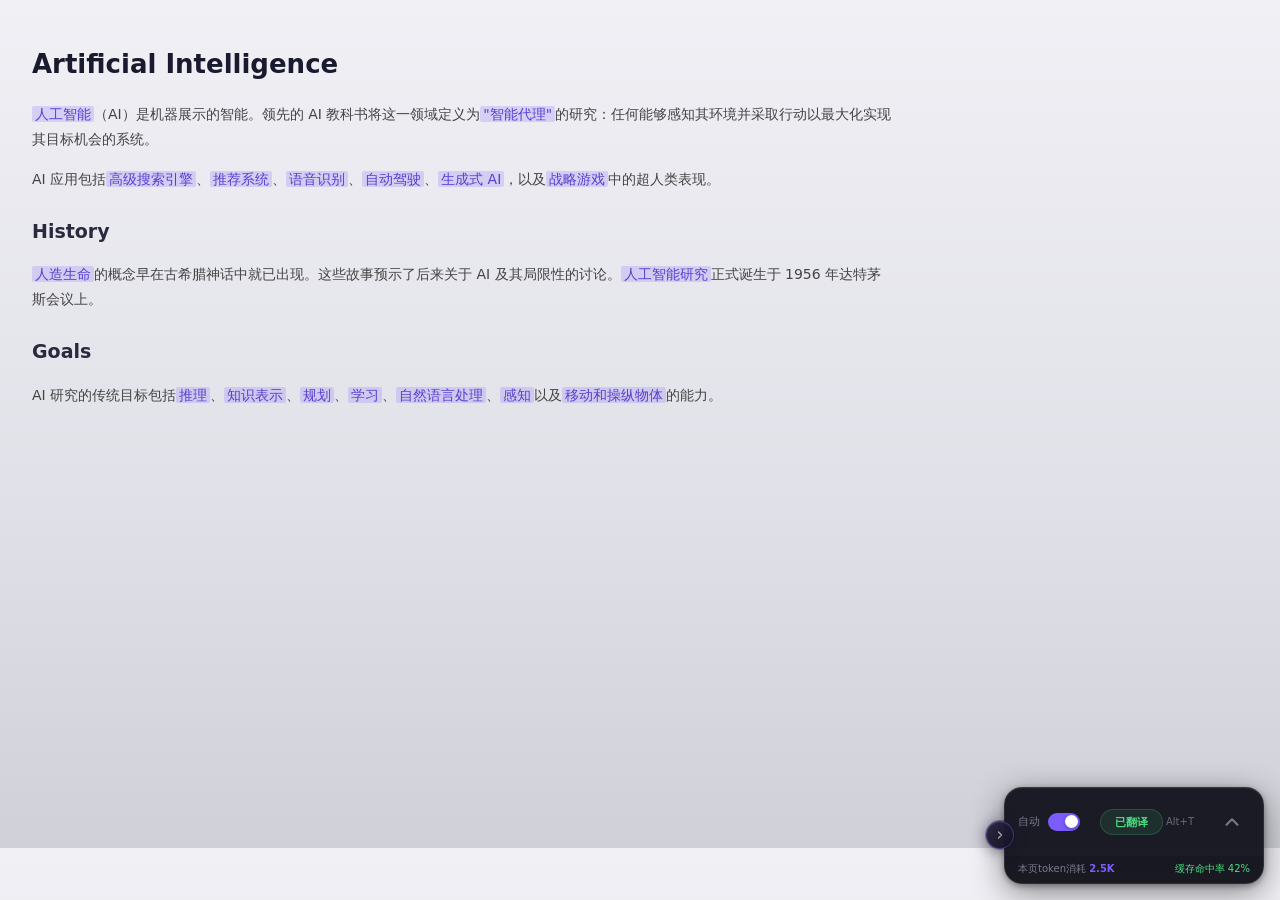
<file: assets/demo.html>
<!DOCTYPE html><html lang="zh-CN"><head><meta charset="UTF-8"><style>
/* === 真实内容样式 === */
body{font-family:system-ui,'PingFang SC','Microsoft YaHei',sans-serif;background:linear-gradient(180deg,#f0f0f5 0%,#e0e0e8 60%,#d0d0d8 100%);color:#333;line-height:1.8;padding:24px 32px;margin:0;width:1560px;min-height:800px}
.page{max-width:860px}
.page h1{color:#1a1a2e;font-size:26px;margin-bottom:14px}
.page h2{color:#2a2a3e;font-size:19px;margin:22px 0 10px}
.page p{font-size:14px;margin-bottom:10px;color:#444}
mark{background:rgba(124,92,252,0.2);color:#5a3fcf;padding:0 3px;border-radius:2px;font-weight:500}

/* === 摘自 content.js 的真实 widget CSS === */
:root{--lf-purple:#7c5cfc;--lf-purple-soft:#9061f9;--lf-cyan:#5ce0fc;--lf-green:#4ade80;--lf-red:#f87171;--lf-yellow:#facc15;--lf-bg:rgba(15,15,26,0.94);--lf-border:rgba(255,255,255,0.08);--lf-text:#c0c0d0;--lf-text-strong:#e0e0e0;--lf-text-weak:#7a7a8e}
#lf-wrapper{position:fixed;right:16px;bottom:16px;z-index:2147483646;width:260px;font-family:system-ui;user-select:none;pointer-events:none;transition:width 0.45s cubic-bezier(0.22,0,0,1);overflow:visible}
#lf-wrapper.collapsed{width:56px}
#lf-wrapper>#lf-widget,#lf-wrapper>.lf-collapse-btn-wrap{pointer-events:auto}
#lf-widget{position:relative;display:flex;flex-direction:column;align-items:stretch;width:260px;gap:6px;margin-left:auto;transform-origin:center right;transition:opacity 0.28s ease,transform 0.45s cubic-bezier(0.22,0,0,1)}
#lf-wrapper.collapsed #lf-widget{opacity:0;transform:scale(0.7) translateX(28px);pointer-events:none!important}
.lf-glass{background:var(--lf-bg);backdrop-filter:blur(16px) saturate(1.2);-webkit-backdrop-filter:blur(16px) saturate(1.2);border:1px solid var(--lf-border);border-top-color:rgba(255,255,255,0.12);box-shadow:inset 0 1px 0 rgba(255,255,255,0.04),0 8px 32px rgba(0,0,0,0.45),0 2px 6px rgba(0,0,0,0.35)}
.lf-card{border-radius:18px;overflow:hidden;display:flex;flex-direction:column}
.lf-detail{max-height:0;opacity:0;overflow:hidden;transition:max-height 0.35s ease,opacity 0.25s ease}
.lf-detail.open{max-height:400px;opacity:1}
.lf-detail-inner{padding:14px;min-width:0}
.lf-detail-header{display:flex;justify-content:space-between;align-items:center;margin-bottom:12px}
.lf-detail-title{font-size:12px;font-weight:600;color:var(--lf-text-strong)}
.lf-detail-grid{display:grid;grid-template-columns:1fr auto;gap:7px 20px;min-width:0}
.lf-detail-label{font-size:11px;color:var(--lf-text-weak);overflow:hidden;text-overflow:ellipsis;white-space:nowrap}
.lf-detail-value{font-size:11px;font-weight:500;color:var(--lf-text-strong);text-align:right;font-variant-numeric:tabular-nums;white-space:nowrap}
.lf-clear-btn{background:rgba(248,113,133,0.10);color:var(--lf-red);border:none;border-radius:6px;padding:3px 8px;font-size:10px;font-weight:500;cursor:pointer;font-family:inherit}
.lf-orb{display:flex;align-items:center;justify-content:space-between;padding:10px 13px;min-height:48px}
.lf-orb-left{display:flex;align-items:center;gap:8px;flex-shrink:0}
.lf-orb-center{display:flex;align-items:center;gap:3px;margin:0 auto}
.lf-orb-right{display:flex;align-items:center;flex-shrink:0}
.lf-orb-label{font-size:11px;color:var(--lf-text-weak);font-weight:500;white-space:nowrap}
.lf-toggle{width:32px;height:18px;border-radius:999px;background:rgba(255,255,255,0.1);border:none;position:relative;cursor:pointer;padding:0;flex-shrink:0;transition:background 0.3s ease}
.lf-toggle::after{content:"";position:absolute;top:2.5px;left:2.5px;width:13px;height:13px;border-radius:50%;background:#fff;box-shadow:0 1px 4px rgba(0,0,0,0.3);transition:transform 0.3s ease}
.lf-toggle.active{background:var(--lf-purple)}
.lf-toggle.active::after{transform:translateX(14px)}
.lf-pill-btn{height:26px;padding:0 14px;border-radius:13px;background:rgba(124,92,252,0.08);color:var(--lf-purple-soft);border:1px solid rgba(124,92,252,0.18);font-family:inherit;font-size:11px;font-weight:600;cursor:pointer;white-space:nowrap;transition:all 0.2s ease;display:flex;align-items:center;gap:4px}
.lf-pill-btn.done{background:rgba(74,222,128,0.1);color:var(--lf-green);border-color:rgba(74,222,128,0.2)}
.lf-chevron{position:relative;z-index:5;width:36px;height:36px;display:inline-flex;align-items:center;justify-content:center;background:transparent;border:none;color:var(--lf-text-weak);cursor:pointer;border-radius:8px;transition:all 0.3s ease;padding:0}
.lf-chevron.open{transform:rotate(180deg)}
.lf-chevron svg{width:22px;height:22px;stroke:currentColor;stroke-width:2.2;fill:none;stroke-linecap:round;stroke-linejoin:round}
.lf-collapse-btn-wrap{position:absolute;left:-18px;bottom:33px;z-index:1;transition:bottom 0.35s ease}
.lf-collapse-btn{display:inline-flex;align-items:center;justify-content:center;width:28px;height:28px;background:linear-gradient(135deg,rgba(35,30,55,0.94),rgba(18,16,36,0.96));backdrop-filter:blur(10px) saturate(1.4);-webkit-backdrop-filter:blur(10px) saturate(1.4);border:1px solid rgba(124,92,252,0.35);box-shadow:0 2px 14px rgba(0,0,0,0.45),0 0 0 1px rgba(0,0,0,0.3),0 0 20px rgba(124,92,252,0.12),inset 0 1px 0 rgba(255,255,255,0.06);border-radius:50%;color:rgba(255,255,255,0.6);cursor:pointer;padding:0;transition:color 0.2s,background 0.2s}
.lf-collapse-btn.collapsed svg{transform:rotate(180deg)}
.lf-collapse-btn svg{transition:transform 0.35s ease;display:block}
#lf-wrapper.collapsed .lf-collapse-btn-wrap{top:auto;bottom:34px;transform:none}
.lf-mini{position:absolute;right:0;bottom:20px;width:56px;height:56px;border-radius:50%;background:rgba(15,15,26,0.82);backdrop-filter:blur(10px);-webkit-backdrop-filter:blur(10px);border:1px solid rgba(124,92,252,0.3);display:flex;align-items:center;justify-content:center;cursor:pointer;opacity:0;transform:scale(0.7);transition:opacity 0.28s ease,transform 0.45s cubic-bezier(0.22,0,0,1);pointer-events:none;box-shadow:0 4px 20px rgba(0,0,0,0.45)}
.lf-mini.visible{opacity:1;transform:scale(1);pointer-events:auto}
.lf-mini.translated{border-color:rgba(74,222,128,0.5);box-shadow:0 0 28px rgba(74,222,128,0.22),0 0 56px rgba(74,222,128,0.1),0 0 84px rgba(74,222,128,0.04),0 4px 20px rgba(0,0,0,0.45)}
.lf-mini span{font-size:24px;font-weight:700;color:#9061f9;line-height:1;position:relative;z-index:2}
.lf-mini.translated span{color:#4ade80;text-shadow:0 0 10px rgba(74,222,128,0.6),0 0 22px rgba(74,222,128,0.3)}
.lf-mini-glow{position:absolute;inset:-4px;border-radius:50%;pointer-events:none;opacity:0;transition:opacity 0.4s ease;z-index:1;border:4px solid transparent;border-top-color:rgba(168,255,200,1);border-right-color:rgba(74,222,128,0.55);border-bottom-color:rgba(74,222,128,0.12);box-shadow:0 -6px 18px rgba(74,222,128,0.55),0 0 30px rgba(74,222,128,0.25),inset 0 0 8px rgba(74,222,128,0.1);animation:lf-spin 2s linear infinite}
.lf-mini-glow::before{content:'';display:block;position:absolute;inset:5px;border-radius:50%;border:2.5px solid transparent;border-bottom-color:rgba(74,222,128,0.75);border-left-color:rgba(74,222,128,0.25);box-shadow:0 5px 12px rgba(74,222,128,0.4);animation:lf-spin 3.2s linear infinite reverse}
.lf-mini.translated .lf-mini-glow{opacity:1}
@keyframes lf-spin{to{transform:rotate(360deg)}}
.lf-token-tail{padding:4px 13px 5px;background:rgba(0,0,0,0.12);cursor:pointer;display:flex;justify-content:space-between;align-items:center;transition:background 0.2s}
.lf-token-text,.lf-token-hit{font-size:10px;color:var(--lf-text-weak);font-weight:500;font-variant-numeric:tabular-nums}
.lf-token-num{color:var(--lf-purple);font-weight:600}
.lf-token-hit{color:var(--lf-green)}
.lf-custom-select{position:relative;user-select:none}
.lf-custom-select-trigger{display:flex;align-items:center;justify-content:space-between;width:100%;background:rgba(255,255,255,0.06);border:1px solid rgba(255,255,255,0.1);border-radius:6px;padding:4px 6px;color:var(--lf-text);font-size:11px;font-family:inherit;cursor:pointer;gap:4px}
.lf-custom-select.open .lf-custom-select-dropdown{display:block}
.lf-custom-select-dropdown{position:absolute;top:calc(100% + 2px);left:0;right:0;background:rgba(20,20,38,0.97);backdrop-filter:blur(14px);-webkit-backdrop-filter:blur(14px);border:1px solid rgba(255,255,255,0.1);border-radius:6px;overflow:hidden;z-index:100;display:none;box-shadow:0 8px 24px rgba(0,0,0,0.5)}
.lf-custom-select-option{padding:6px 8px;font-size:11px;color:var(--lf-text);cursor:pointer}
.lf-custom-select-option:hover{background:rgba(124,92,252,0.15);color:var(--lf-text-strong)}
.lf-custom-select-option.selected{color:var(--lf-purple-soft);font-weight:600}

#ctrl-hint{position:fixed;top:50%;left:50%;transform:translate(-50%,-50%);background:rgba(0,0,0,0.85);color:#fff;font-size:16px;padding:10px 24px;border-radius:8px;z-index:9999;pointer-events:none;transition:opacity 0.3s}
</style></head><body>

<!-- 伪造的网页内容 (模拟 Wikipedia 翻译后) -->
<div class="page">
  <h1>Artificial Intelligence</h1>
  <p><mark>人工智能</mark>（AI）是机器展示的智能。领先的 AI 教科书将这一领域定义为<mark>"智能代理"</mark>的研究：任何能够感知其环境并采取行动以最大化实现其目标机会的系统。</p>
  <p>AI 应用包括<mark>高级搜索引擎</mark>、<mark>推荐系统</mark>、<mark>语音识别</mark>、<mark>自动驾驶</mark>、<mark>生成式 AI</mark>，以及<mark>战略游戏</mark>中的超人类表现。</p>
  <h2>History</h2>
  <p><mark>人造生命</mark>的概念早在古希腊神话中就已出现。这些故事预示了后来关于 AI 及其局限性的讨论。<mark>人工智能研究</mark>正式诞生于 1956 年达特茅斯会议上。</p>
  <h2>Goals</h2>
  <p>AI 研究的传统目标包括<mark>推理</mark>、<mark>知识表示</mark>、<mark>规划</mark>、<mark>学习</mark>、<mark>自然语言处理</mark>、<mark>感知</mark>以及<mark>移动和操纵物体</mark>的能力。</p>
</div>

<!-- === 真实的 widget HTML (摘自 content.js buildUI) === -->
<div id="lf-wrapper">
  <span class="lf-collapse-btn-wrap">
    <button class="lf-collapse-btn" id="btn-collapse" title="收起悬浮球">
      <svg viewBox="0 0 24 24" width="12" height="12" style="stroke:currentColor;stroke-width:2.5;fill:none;stroke-linecap:round;stroke-linejoin:round;"><polyline points="9 6 15 12 9 18"></polyline></svg>
    </button>
  </span>
  <div id="lf-widget">
    <div id="lf-card" class="lf-glass lf-card">
      <div id="lf-detail" class="lf-detail">
        <div class="lf-detail-inner">
          <div class="lf-detail-header"><span class="lf-detail-title">翻译设置</span><button class="lf-clear-btn">清除缓存</button></div>
          <div style="margin-bottom:8px;"><div style="font-size:10px;color:var(--lf-text-weak);margin-bottom:3px;">Language</div>
            <select style="width:100%;background:rgba(255,255,255,0.06);border:1px solid rgba(255,255,255,0.1);border-radius:6px;padding:4px 6px;color:var(--lf-text);font-size:11px;font-family:inherit;outline:none;cursor:pointer;">
              <option>🇨🇳 简体中文</option><option>🇺🇸 English</option><option>🇯🇵 日本語</option>
            </select>
          </div>
          <div style="display:flex;gap:6px;margin-bottom:12px;">
            <div style="flex:1;"><div style="font-size:10px;color:var(--lf-text-weak);margin-bottom:3px;">源语种</div>
              <select style="width:100%;background:rgba(255,255,255,0.06);border:1px solid rgba(255,255,255,0.1);border-radius:6px;padding:4px 6px;color:var(--lf-text);font-size:11px;font-family:inherit;outline:none;cursor:pointer;">
                <option>自动检测</option><option>English</option><option>简体中文</option>
              </select>
            </div>
            <div style="flex:1;"><div style="font-size:10px;color:var(--lf-text-weak);margin-bottom:3px;">目标语种</div>
              <select style="width:100%;background:rgba(255,255,255,0.06);border:1px solid rgba(255,255,255,0.1);border-radius:6px;padding:4px 6px;color:var(--lf-text);font-size:11px;font-family:inherit;outline:none;cursor:pointer;">
                <option>简体中文</option><option>English</option><option>日本語</option>
              </select>
            </div>
          </div>
          <div style="margin-bottom:10px;">
            <div style="font-size:10px;color:var(--lf-text-weak);margin-bottom:3px;">翻译模式</div>
            <div class="lf-custom-select" id="lf-mode-wrap">
              <div class="lf-custom-select-trigger"><span>⚡ 标准模式</span><svg viewBox="0 0 24 24" width="10" height="10" fill="none" stroke="currentColor" stroke-width="2.5" stroke-linecap="round"><polyline points="6 9 12 15 18 9"/></svg></div>
              <div class="lf-custom-select-dropdown" style="display:none">
                <div class="lf-custom-select-option selected">⚡ 标准模式 — 3并发，视野优先</div>
                <div class="lf-custom-select-option">🚀 极速模式 — 8并发，全页翻译</div>
              </div>
            </div>
          </div>
          <div style="margin-bottom:4px"><button style="width:100%;background:rgba(124,92,252,0.08);border:1px solid rgba(124,92,252,0.15);border-radius:6px;padding:5px 8px;color:var(--lf-purple-soft);font-size:10px;font-family:inherit;cursor:pointer;display:flex;justify-content:space-between;align-items:center"><span>🌐 翻译面板</span><span style="color:var(--lf-text-weak);font-size:9px">Alt+Q</span></button></div>
          <div style="height:1px;background:rgba(255,255,255,0.06);margin-bottom:12px;"></div>
          <div class="lf-detail-header" style="margin-bottom:10px;"><span class="lf-detail-title">历史token用量</span></div>
          <div class="lf-detail-grid">
            <span class="lf-detail-label">输入</span><span class="lf-detail-value">12.5K</span>
            <span class="lf-detail-label">输出</span><span class="lf-detail-value">3.2K</span>
            <span class="lf-detail-label">总计</span><span class="lf-detail-value">15.7K</span>
            <span class="lf-detail-label">预估费用</span><span class="lf-detail-value">¥0.0189</span>
            <span class="lf-detail-label">缓存条目</span><span class="lf-detail-value">142</span>
          </div>
        </div>
      </div>
      <div class="lf-orb">
        <div class="lf-orb-left"><span class="lf-orb-label">自动</span><button class="lf-toggle active" id="btn-toggle"></button></div>
        <div class="lf-orb-center"><button class="lf-pill-btn done">已翻译</button><span style="font-size:10px;color:rgba(255,255,255,0.35);white-space:nowrap;">Alt+T</span></div>
        <div class="lf-orb-right"><button class="lf-chevron" id="btn-chevron"><svg viewBox="0 0 24 24"><polyline points="6 15 12 9 18 15"/></svg></button></div>
      </div>
      <div class="lf-token-tail">
        <span class="lf-token-text">本页token消耗 <span class="lf-token-num">2.5K</span></span>
        <span class="lf-token-hit">缓存命中率 42%</span>
      </div>
    </div>
  </div>
  <div id="lf-mini" class="lf-mini"><span>译</span><div class="lf-mini-glow"></div></div>
</div>

<div id="ctrl-hint" style="opacity:0">Ctrl</div>

<script>
// === 真实的交互逻辑 (摘自 content.js bindEvents) ===
const wrapper = document.getElementById('lf-wrapper');
const detail = document.getElementById('lf-detail');
const btnChevron = document.getElementById('btn-chevron');
const btnCollapse = document.getElementById('btn-collapse');
const mini = document.getElementById('lf-mini');
const toggle = document.getElementById('btn-toggle');

// 详情展开/收起
let expanded = false;
btnChevron.addEventListener('click', () => {
  expanded = !expanded;
  detail.classList.toggle('open', expanded);
  btnChevron.classList.toggle('open', expanded);
});

// 收折 (展开/收起悬浮球 → 显示迷你球)
let collapsed = false;
btnCollapse.addEventListener('click', () => {
  collapsed = !collapsed;
  btnCollapse.classList.toggle('collapsed', collapsed);
  wrapper.classList.toggle('collapsed', collapsed);
  mini.classList.toggle('visible', collapsed);
  mini.classList.toggle('translated');
});

// Toggle 开关
let toggled = true;
toggle.addEventListener('click', () => {
  toggled = !toggled;
  toggle.classList.toggle('active', toggled);
});

// 迷你球点击展开
mini.addEventListener('click', () => {
  if (collapsed) btnCollapse.click();
});

// 模式下拉
document.getElementById('lf-mode-wrap').querySelector('.lf-custom-select-trigger').addEventListener('click', function() {
  this.parentElement.classList.toggle('open');
});
</script></body></html>
</file>
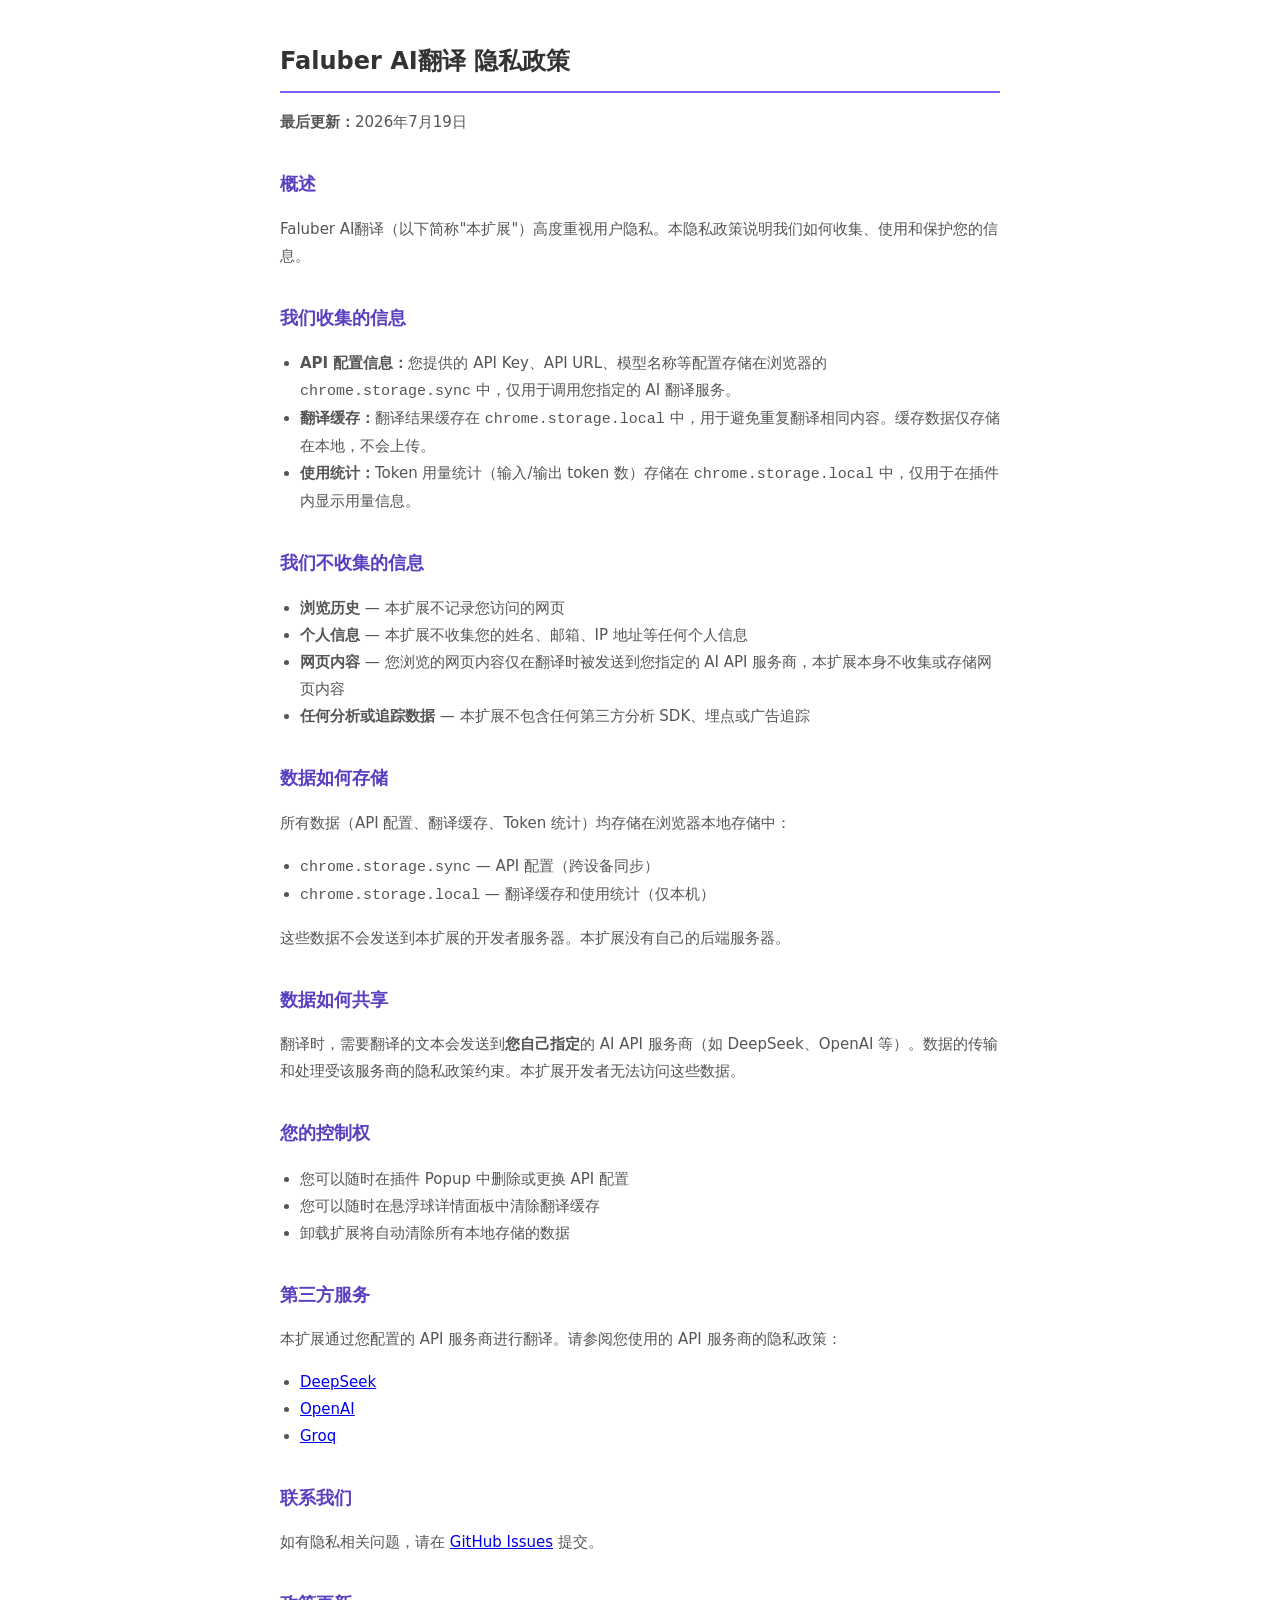
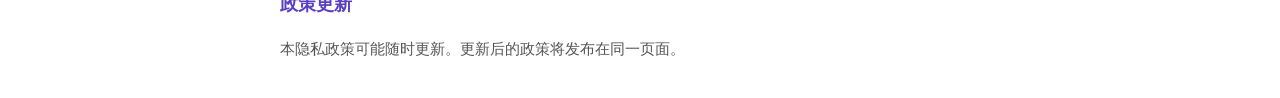
<file: docs/privacy.html>
<!DOCTYPE html>
<html lang="zh-CN">
<head>
<meta charset="UTF-8">
<meta name="viewport" content="width=device-width, initial-scale=1.0">
<title>隐私政策 — Faluber AI翻译</title>
<style>
  body{font-family:system-ui,sans-serif;max-width:720px;margin:40px auto;padding:0 24px;line-height:1.8;color:#333;background:#fff}
  h1{font-size:24px;border-bottom:2px solid #7c5cfc;padding-bottom:8px}
  h2{font-size:18px;margin-top:32px;color:#5a3fc0}
  p,li{font-size:15px;color:#555}
  ul{padding-left:20px}
</style>
</head>
<body>

<h1>Faluber AI翻译 隐私政策</h1>
<p><strong>最后更新：</strong>2026年7月19日</p>

<h2>概述</h2>
<p>Faluber AI翻译（以下简称"本扩展"）高度重视用户隐私。本隐私政策说明我们如何收集、使用和保护您的信息。</p>

<h2>我们收集的信息</h2>
<ul>
  <li><strong>API 配置信息：</strong>您提供的 API Key、API URL、模型名称等配置存储在浏览器的 <code>chrome.storage.sync</code> 中，仅用于调用您指定的 AI 翻译服务。</li>
  <li><strong>翻译缓存：</strong>翻译结果缓存在 <code>chrome.storage.local</code> 中，用于避免重复翻译相同内容。缓存数据仅存储在本地，不会上传。</li>
  <li><strong>使用统计：</strong>Token 用量统计（输入/输出 token 数）存储在 <code>chrome.storage.local</code> 中，仅用于在插件内显示用量信息。</li>
</ul>

<h2>我们不收集的信息</h2>
<ul>
  <li><strong>浏览历史</strong> — 本扩展不记录您访问的网页</li>
  <li><strong>个人信息</strong> — 本扩展不收集您的姓名、邮箱、IP 地址等任何个人信息</li>
  <li><strong>网页内容</strong> — 您浏览的网页内容仅在翻译时被发送到您指定的 AI API 服务商，本扩展本身不收集或存储网页内容</li>
  <li><strong>任何分析或追踪数据</strong> — 本扩展不包含任何第三方分析 SDK、埋点或广告追踪</li>
</ul>

<h2>数据如何存储</h2>
<p>所有数据（API 配置、翻译缓存、Token 统计）均存储在浏览器本地存储中：</p>
<ul>
  <li><code>chrome.storage.sync</code> — API 配置（跨设备同步）</li>
  <li><code>chrome.storage.local</code> — 翻译缓存和使用统计（仅本机）</li>
</ul>
<p>这些数据不会发送到本扩展的开发者服务器。本扩展没有自己的后端服务器。</p>

<h2>数据如何共享</h2>
<p>翻译时，需要翻译的文本会发送到<strong>您自己指定</strong>的 AI API 服务商（如 DeepSeek、OpenAI 等）。数据的传输和处理受该服务商的隐私政策约束。本扩展开发者无法访问这些数据。</p>

<h2>您的控制权</h2>
<ul>
  <li>您可以随时在插件 Popup 中删除或更换 API 配置</li>
  <li>您可以随时在悬浮球详情面板中清除翻译缓存</li>
  <li>卸载扩展将自动清除所有本地存储的数据</li>
</ul>

<h2>第三方服务</h2>
<p>本扩展通过您配置的 API 服务商进行翻译。请参阅您使用的 API 服务商的隐私政策：</p>
<ul>
  <li><a href="https://api-docs.deepseek.com/zh-cn/">DeepSeek</a></li>
  <li><a href="https://openai.com/policies/privacy-policy">OpenAI</a></li>
  <li><a href="https://groq.com/privacy-policy/">Groq</a></li>
</ul>

<h2>联系我们</h2>
<p>如有隐私相关问题，请在 <a href="https://github.com/hywihq-boop/faluber-ai-translate/issues">GitHub Issues</a> 提交。</p>

<h2>政策更新</h2>
<p>本隐私政策可能随时更新。更新后的政策将发布在同一页面。</p>

</body>
</html>
</file>
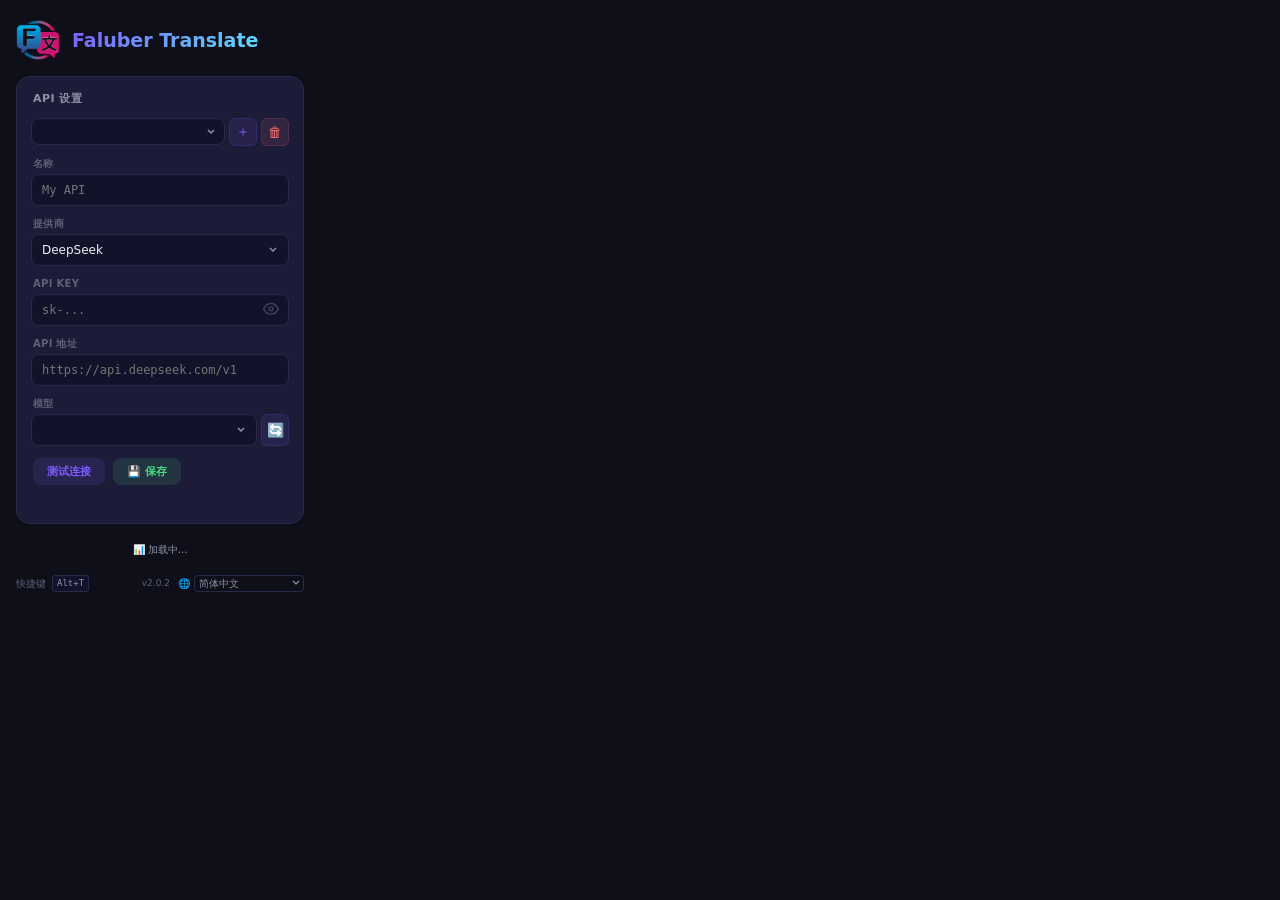
<file: popup/popup.html>
<!DOCTYPE html>
<html lang="zh-CN">
<head>
<meta charset="UTF-8">
<meta name="viewport" content="width=device-width, initial-scale=1.0">
<link rel="stylesheet" href="popup.css">
</head>
<body>
<div class="container">
  <header class="header">
    <div class="logo">
      <img src="../icons/logo.png" width="44" height="44" style="border-radius:6px" alt="">
      <span class="title" style="font-size:19px">Faluber Translate</span>
    </div>
  </header>

  <section class="section">
    <div class="section-title" data-i18n="apiSettings">API 设置</div>

    <!-- API 选择器 -->
    <div class="api-select-row">
      <select id="api-selector" class="api-selector"></select>
      <button class="icon-btn" id="btn-add-api" title="添加 API" data-i18n-title="addApi">＋</button>
      <button class="icon-btn danger" id="btn-del-api" title="删除" data-i18n-title="deleteApi">🗑</button>
    </div>

    <!-- API 名称 -->
    <div class="form-group">
      <label data-i18n="apiName">名称</label>
      <input type="text" id="api-name" placeholder="My API" autocomplete="off">
    </div>

    <!-- 提供商 -->
    <div class="form-group">
      <label data-i18n="provider">提供商</label>
      <select id="provider">
        <option value="deepseek">DeepSeek</option>
        <option value="openai">OpenAI</option>
        <option value="groq">Groq</option>
        <option value="together">Together AI</option>
        <option value="openrouter">OpenRouter</option>
        <option value="siliconflow">SiliconFlow (硅基流动)</option>
        <option value="moonshot">Moonshot (月之暗面)</option>
        <option value="zhipu">Zhipu (智谱)</option>
        <option value="dashscope">DashScope (阿里百炼)</option>
        <option value="custom">Custom</option>
      </select>
    </div>

    <!-- API Key -->
    <div class="form-group">
      <label data-i18n="apiKey">API Key</label>
      <div class="input-wrap">
        <input type="password" id="api-key" placeholder="sk-..." autocomplete="off">
        <button class="eye-btn" id="toggle-key" title="显示/隐藏">
          <svg width="16" height="16" viewBox="0 0 24 24" fill="none" stroke="currentColor" stroke-width="2" stroke-linecap="round" stroke-linejoin="round"><path d="M1 12s4-8 11-8 11 8 11 8-4 8-11 8-11-8-11-8z"/><circle cx="12" cy="12" r="3"/></svg>
        </button>
      </div>
    </div>

    <!-- API 地址 -->
    <div class="form-group">
      <label data-i18n="apiUrl">API 地址</label>
      <input type="text" id="api-url" placeholder="https://api.deepseek.com/v1" autocomplete="off">
    </div>

    <!-- 模型 -->
    <div class="form-group">
      <label data-i18n="model">模型</label>
      <div class="model-row">
        <select id="model"></select>
        <button class="icon-btn" id="btn-fetch-models" title="拉取可用模型" data-i18n-title="fetchModels">🔄</button>
      </div>
    </div>

    <!-- 操作按钮 -->
    <div class="form-actions">
      <button class="btn btn-test" id="btn-test" data-i18n="testConn">测试连接</button>
      <button class="btn btn-save" id="btn-save">💾 <span data-i18n="save">保存</span></button>
      <span class="test-result" id="test-result"></span>
    </div>
    <div class="fetch-status" id="fetch-status"></div>
  </section>

  <div class="token-bar" id="token-usage">📊 加载中...</div>

  <footer class="footer">
    <span style="display:flex;align-items:center;gap:6px"><span data-i18n="shortcut">快捷键</span> <kbd>Alt+T</kbd></span>
    <span style="display:flex;align-items:center;gap:8px"><span style="color:var(--text3);font-size:9px">v<span id="popup-version">2.0.2</span></span><span style="display:flex;align-items:center;gap:4px">🌐 <select id="ui-lang" style="width:auto;min-width:110px;padding:2px 20px 2px 4px;background:transparent;border:1px solid var(--border);border-radius:4px;color:var(--text2);font-size:10px;font-family:inherit;cursor:pointer;outline:none;appearance:none;-webkit-appearance:none;background-image:url('data:image/svg+xml,%3Csvg xmlns=%27http://www.w3.org/2000/svg%27 width=%278%27 height=%278%27 viewBox=%270 0 8 8%27%3E%3Cpath d=%27M1 2l3 3 3-3%27 stroke=%27%239090a8%27 stroke-width=%271.2%27 fill=%27none%27/%3E%3C/svg%3E');background-repeat:no-repeat;background-position:right 3px center">
      <option value="zh-CN">简体中文</option><option value="zh-TW">繁體中文</option>
      <option value="en">English</option><option value="ja">日本語</option>
      <option value="ko">한국어</option><option value="fr">Français</option>
      <option value="de">Deutsch</option><option value="es">Español</option>
      <option value="pt">Português</option><option value="ru">Русский</option>
      <option value="ar">العربية</option><option value="hi">हिन्दी</option>
      <option value="th">ไทย</option><option value="vi">Tiếng Việt</option>
      <option value="it">Italiano</option><option value="nl">Nederlands</option>
      <option value="pl">Polski</option>
      <option value="tr">Türkçe</option><option value="id">Indonesia</option>
      <option value="sv">Svenska</option>
    </select></span>
  </footer>
</div>
<script src="popup.js"></script>
</body>
</html>
</file>
<file: popup/popup.css>
/* Faluber Translate Popup */
:root {
  --bg: #0f0f1a; --card: #1c1c38; --input: #12122a; --border: #2a2a48;
  --accent: #7c5cfc; --cyan: #5ce0fc; --text: #f0f0f5; --text2: #9090a8; --text3: #606078;
  --green: #4ade80; --red: #f87171;
}

*{margin:0;padding:0;box-sizing:border-box}
body{
  width:320px; font-family:system-ui,'PingFang SC','Microsoft YaHei',sans-serif;
  background:var(--bg); color:var(--text); font-size:13px; line-height:1.5;
  max-height:600px; overflow-y:auto;
}
.container{padding:16px; display:flex; flex-direction:column; gap:12px}

/* Header */
.header{display:flex; align-items:center; gap:12px; padding:2px 0}
.logo{display:flex; align-items:center; gap:12px}
.title{font-size:17px; font-weight:700; background:linear-gradient(135deg,var(--accent),var(--cyan)); -webkit-background-clip:text; -webkit-text-fill-color:transparent}

/* Section */
.section{background:var(--card); border:1px solid var(--border); border-radius:14px; padding:14px; display:flex; flex-direction:column; gap:10px}
.section-title{font-size:11px; font-weight:600; color:var(--text2); text-transform:uppercase; letter-spacing:0.5px; padding-left:2px}

/* Form */
.form-group{display:flex; flex-direction:column; gap:3px}
.form-group label{font-size:10px; font-weight:600; color:var(--text3); text-transform:uppercase; letter-spacing:0.3px; padding-left:2px}
input[type="text"],input[type="password"]{
  width:100%; padding:8px 10px; background:var(--input); border:1px solid var(--border);
  border-radius:8px; color:var(--text); font-size:12px; font-family:'SF Mono',Consolas,monospace;
  outline:none; transition:border-color 0.2s
}
input:focus{border-color:var(--accent)}
.input-wrap{position:relative}
.input-wrap input{padding-right:36px}
.eye-btn{
  position:absolute; right:6px; top:50%; transform:translateY(-50%);
  background:none; border:none; color:var(--text3); cursor:pointer; padding:4px;
  line-height:1; opacity:0.6; transition:opacity 0.2s
}
.eye-btn:hover{opacity:1}
select{
  width:100%; padding:8px 10px; background:var(--input); border:1px solid var(--border);
  border-radius:8px; color:var(--text); font-size:12px; font-family:inherit;
  cursor:pointer; outline:none; appearance:none;
  background-image:url("data:image/svg+xml,%3Csvg xmlns='http://www.w3.org/2000/svg' width='10' height='10' viewBox='0 0 10 10'%3E%3Cpath d='M2 3l3 3 3-3' stroke='%239090a8' stroke-width='1.5' fill='none'/%3E%3C/svg%3E");
  background-repeat:no-repeat; background-position:right 10px center; padding-right:28px
}

/* API Selector Row */
.api-select-row{display:flex; gap:4px; align-items:center}
.api-selector{flex:1; padding:6px 8px; background:var(--input); border:1px solid var(--border); border-radius:8px; color:var(--text); font-size:11px; font-family:inherit; cursor:pointer; outline:none; min-width:0; appearance:none; -webkit-appearance:none; background-image:url("data:image/svg+xml,%3Csvg xmlns='http://www.w3.org/2000/svg' width='10' height='10' viewBox='0 0 10 10'%3E%3Cpath d='M2 3l3 3 3-3' stroke='%239090a8' stroke-width='1.5' fill='none'/%3E%3C/svg%3E"); background-repeat:no-repeat; background-position:right 8px center; padding-right:26px}
.api-selector:focus{border-color:var(--accent)}
.icon-btn{width:28px; height:28px; display:flex; align-items:center; justify-content:center; background:rgba(124,92,252,0.1); border:1px solid rgba(124,92,252,0.15); border-radius:6px; color:var(--accent); font-size:14px; font-family:inherit; cursor:pointer; transition:all 0.15s; flex-shrink:0; padding:0}
.icon-btn:hover{background:rgba(124,92,252,0.2); border-color:rgba(124,92,252,0.3)}
.icon-btn.danger{background:rgba(248,113,133,0.1); border-color:rgba(248,113,133,0.15); color:var(--red)}
.icon-btn.danger:hover{background:rgba(248,113,133,0.2)}
.icon-btn:disabled{opacity:0.35; cursor:default}

/* Model Row */
.model-row{display:flex; gap:4px}
.model-row select{flex:1}
.model-row .icon-btn{height:auto; min-height:32px}

/* Checkbox */
.checkbox-label{display:flex; align-items:flex-start; gap:6px; cursor:pointer; font-size:10px; color:var(--text2); line-height:1.4}
.checkbox-label input[type="checkbox"]{width:14px; height:14px; accent-color:var(--accent); cursor:pointer; flex-shrink:0; margin-top:1px}

/* Fetch Status */
.fetch-status{font-size:10px; color:var(--text3); min-height:14px; padding-left:2px}
.fetch-status.success{color:var(--green)}
.fetch-status.error{color:var(--red)}

/* Actions */
.form-actions{display:flex; align-items:center; gap:8px; padding-top:2px; padding-left:2px; flex-wrap:wrap}
.btn{border:none; border-radius:8px; font-family:inherit; font-weight:600; cursor:pointer; transition:all 0.2s; font-size:11px}
.btn-test{background:rgba(124,92,252,0.12); color:var(--accent); padding:6px 14px}
.btn-test:hover{background:rgba(124,92,252,0.2)}
.btn-test:disabled{opacity:0.5; cursor:default}
.btn-save{background:rgba(74,222,128,0.12); color:var(--green); padding:6px 14px}
.btn-save:hover{background:rgba(74,222,128,0.2)}
.test-result{font-size:10px; font-weight:500}
.test-result.success{color:var(--green)}
.test-result.error{color:var(--red)}

/* Token */
.token-bar{padding:6px 4px; font-size:10px; color:var(--text2); text-align:center}

/* Footer */
.footer{display:flex; justify-content:space-between; font-size:10px; color:var(--text3)}
.footer kbd{padding:1px 4px; background:var(--input); border:1px solid var(--border); border-radius:3px; font-size:9px; color:var(--text2)}

/* Scrollbar */
::-webkit-scrollbar{width:4px}
::-webkit-scrollbar-thumb{background:var(--border); border-radius:2px}
</file>
